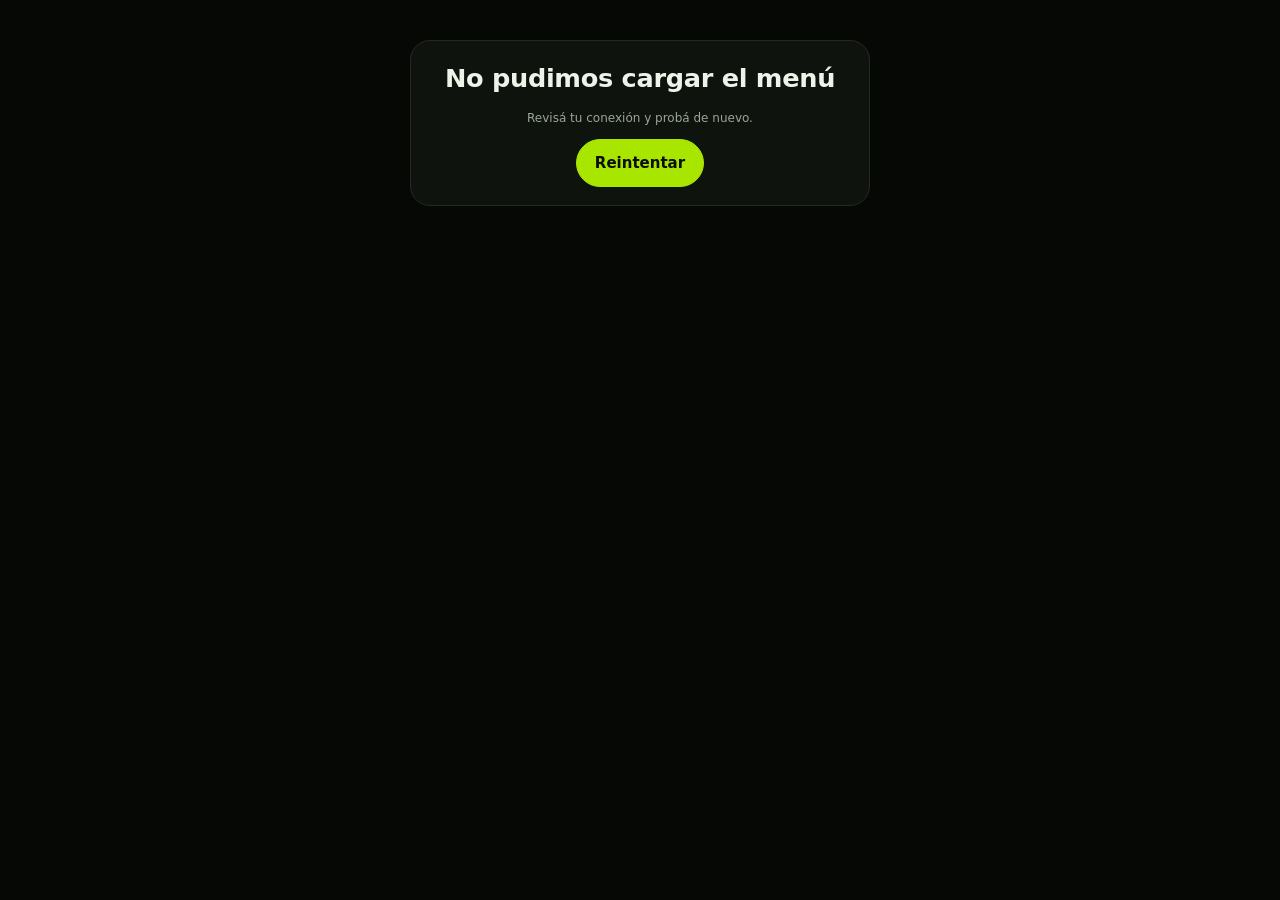
<file: index.html>
<!doctype html>
<!-- GENERADO por tools/build.py desde dev.html: no editar a mano -->
<html lang="es-AR">
<head>
<meta charset="utf-8">
<meta name="viewport" content="width=device-width,initial-scale=1,viewport-fit=cover">
<meta http-equiv="Content-Security-Policy" content="default-src 'self'; script-src 'self' https://accounts.google.com/gsi/client https://apis.google.com https://www.gstatic.com; style-src 'self' 'unsafe-inline' https://fonts.googleapis.com https://accounts.google.com/gsi/style; font-src https://fonts.gstatic.com; img-src 'self' data: blob:; connect-src http://127.0.0.1:52181 https://ouvfubqmrixdbgjhzhiu.supabase.co https://ntfy.sh https://www.googleapis.com https://content.googleapis.com https://sheets.googleapis.com https://oauth2.googleapis.com; frame-src https://accounts.google.com https://www.google.com https://docs.google.com https://drive.google.com https://content.googleapis.com; form-action 'none'; base-uri 'none'; object-src 'none'">
<meta name="theme-color" content="#0a0e0a">
<meta name="robots" content="noindex">
<title>Cannabismatica I+D · Sistema VB ONG</title>
<meta name="description" content="Sistema de gestión de la Fundación Cannabismatica Investigación y Desarrollo: pacientes por DNI, Drive, REPROCANN, trazabilidad de dispensaciones y donaciones voluntarias.">
<link rel="preconnect" href="https://ouvfubqmrixdbgjhzhiu.supabase.co" crossorigin>
<style>
/* pantalla de carga: se ve apenas abre el link, antes de que llegue el resto del sistema */
html{background:#060806}
#splash{position:fixed;inset:0;display:flex;flex-direction:column;align-items:center;justify-content:center;gap:18px;background:#060806;color:#9aa795;font:15px/1.4 system-ui,-apple-system,Segoe UI,Roboto,sans-serif;z-index:9999}
#splash img{width:min(240px,62vw);height:auto}
#splash i{width:28px;height:28px;border:3px solid #232b20;border-top-color:#A8E600;border-radius:50%;animation:spl .8s linear infinite}
@keyframes spl{to{transform:rotate(360deg)}}
html.rdy #splash{display:none}
</style>
<link rel="icon" type="image/png" href="assets/favicon.png">
<link rel="apple-touch-icon" href="assets/icon-192.png">
<link rel="manifest" href="manifest.webmanifest">
<meta name="apple-mobile-web-app-capable" content="yes">
<meta name="apple-mobile-web-app-title" content="Cannabismática">
<link rel="stylesheet" href="css/app.min.css?v=3fefa8032d">
</head>
<body>
<div id="splash" aria-hidden="true"><img src="assets/logo.png" alt="" width="723" height="220"><i></i><span>Cargando…</span></div>
<a class="skip" href="#main">Saltar al contenido</a>
<div class="app" id="app">
  <aside class="side">
    <a class="brand" href="#/inicio" aria-label="Cannabismatica Investigación y Desarrollo, ir al inicio"><img src="assets/logo.png" alt="Cannabismatica Investigación y Desarrollo" width="723" height="220"></a>
    <nav class="nav" id="nav" aria-label="Secciones"></nav>
    <div class="foot">Fundación Cannabismatica I+D<br>Ley 27.350 · REPROCANN</div>
  </aside>
  <div class="main">
    <header class="top">
      <a class="logo-m" href="#/inicio" aria-label="Inicio"><img src="assets/icon-192.png" alt="Cannabismatica" width="34" height="34"></a>
      <div class="search" role="search">
        <svg class="i" viewBox="0 0 24 24" aria-hidden="true"><circle cx="11" cy="11" r="7"/><path d="m20 20-3.5-3.5"/></svg>
        <label class="sr" for="q">Buscar paciente por nombre, legajo o documento</label>
        <input id="q" type="search" inputmode="search" autocomplete="off" placeholder="Buscar paciente (nombre, legajo, documento)…" aria-controls="sugg" aria-expanded="false">
        <div class="sugg" id="sugg" hidden></div>
      </div>
      <span class="grow"></span>
      <span id="userChip" class="userchip" hidden></span><span id="syncChip" class="pill" role="status" aria-live="polite" hidden></span>
    </header>
    <main class="content" id="main" tabindex="-1"></main>
  </div>
</div>
<div id="modalRoot"></div>
<div id="toastRoot" aria-live="polite" role="status"></div>
<div id="printArea" aria-hidden="true"></div>
<noscript><style>html:not(.rdy) .app{visibility:visible}#splash{display:none}</style><p style="padding:20px;color:#fff">Este sistema necesita JavaScript activado.</p></noscript>
<script src="js/config.js?v=0926fd3c35"></script>
<script src="js/pre.js?v=225aa2e9c3"></script>
<script src="js/app.min.js?v=dfffc8b315"></script>
</body>
</html>
</file>
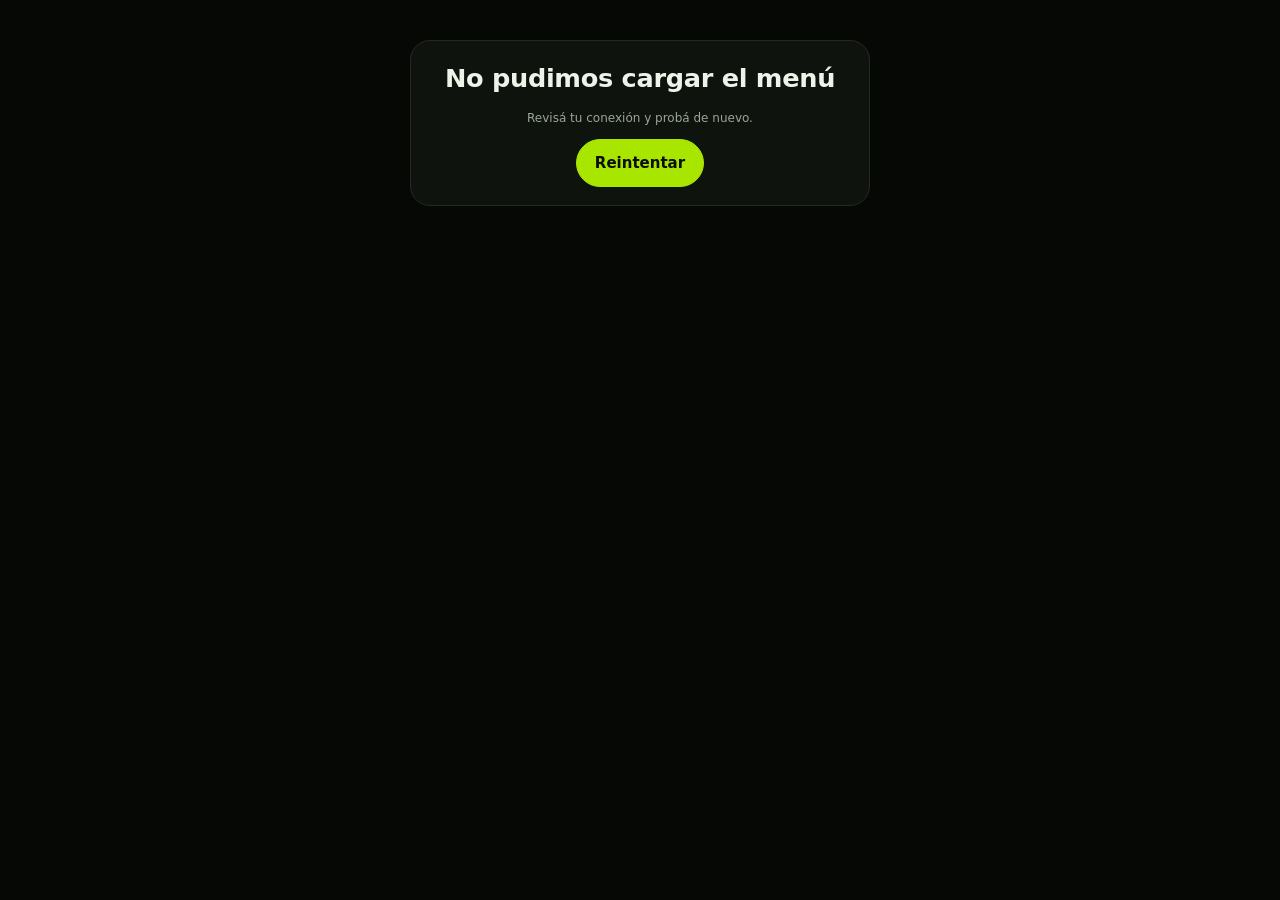
<file: dev.html>
<!doctype html>
<html lang="es-AR">
<head>
<meta charset="utf-8">
<meta name="viewport" content="width=device-width,initial-scale=1,viewport-fit=cover">
<meta http-equiv="Content-Security-Policy" content="default-src 'self'; script-src 'self' https://accounts.google.com/gsi/client https://apis.google.com https://www.gstatic.com; style-src 'self' 'unsafe-inline' https://fonts.googleapis.com https://accounts.google.com/gsi/style; font-src https://fonts.gstatic.com; img-src 'self' data: blob:; connect-src http://127.0.0.1:52181 https://ouvfubqmrixdbgjhzhiu.supabase.co https://ntfy.sh https://www.googleapis.com https://content.googleapis.com https://sheets.googleapis.com https://oauth2.googleapis.com; frame-src https://accounts.google.com https://www.google.com https://docs.google.com https://drive.google.com https://content.googleapis.com; form-action 'none'; base-uri 'none'; object-src 'none'">
<meta name="theme-color" content="#0a0e0a">
<meta name="robots" content="noindex">
<title>Cannabismatica I+D · Sistema VB ONG</title>
<meta name="description" content="Sistema de gestión de la Fundación Cannabismatica Investigación y Desarrollo: pacientes por DNI, Drive, REPROCANN, trazabilidad de dispensaciones y donaciones voluntarias.">
<link rel="preconnect" href="https://ouvfubqmrixdbgjhzhiu.supabase.co" crossorigin>
<style>
/* pantalla de carga: se ve apenas abre el link, antes de que llegue el resto del sistema */
html{background:#060806}
#splash{position:fixed;inset:0;display:flex;flex-direction:column;align-items:center;justify-content:center;gap:18px;background:#060806;color:#9aa795;font:15px/1.4 system-ui,-apple-system,Segoe UI,Roboto,sans-serif;z-index:9999}
#splash img{width:min(240px,62vw);height:auto}
#splash i{width:28px;height:28px;border:3px solid #232b20;border-top-color:#A8E600;border-radius:50%;animation:spl .8s linear infinite}
@keyframes spl{to{transform:rotate(360deg)}}
html.rdy #splash{display:none}
</style>
<link rel="icon" type="image/png" href="assets/favicon.png">
<link rel="apple-touch-icon" href="assets/icon-192.png">
<link rel="manifest" href="manifest.webmanifest">
<meta name="apple-mobile-web-app-capable" content="yes">
<meta name="apple-mobile-web-app-title" content="Cannabismática">
<link rel="stylesheet" href="css/app.css?v=42">
<link rel="stylesheet" href="css/mods.css?v=42">
<link rel="stylesheet" href="css/theme.css?v=42">
<link rel="stylesheet" href="css/ux.css?v=42">
</head>
<body>
<div id="splash" aria-hidden="true"><img src="assets/logo.png" alt="" width="723" height="220"><i></i><span>Cargando…</span></div>
<a class="skip" href="#main">Saltar al contenido</a>
<div class="app" id="app">
  <aside class="side">
    <a class="brand" href="#/inicio" aria-label="Cannabismatica Investigación y Desarrollo, ir al inicio"><img src="assets/logo.png" alt="Cannabismatica Investigación y Desarrollo" width="723" height="220"></a>
    <nav class="nav" id="nav" aria-label="Secciones"></nav>
    <div class="foot">Fundación Cannabismatica I+D<br>Ley 27.350 · REPROCANN</div>
  </aside>
  <div class="main">
    <header class="top">
      <a class="logo-m" href="#/inicio" aria-label="Inicio"><img src="assets/icon-192.png" alt="Cannabismatica" width="34" height="34"></a>
      <div class="search" role="search">
        <svg class="i" viewBox="0 0 24 24" aria-hidden="true"><circle cx="11" cy="11" r="7"/><path d="m20 20-3.5-3.5"/></svg>
        <label class="sr" for="q">Buscar paciente por nombre, legajo o documento</label>
        <input id="q" type="search" inputmode="search" autocomplete="off" placeholder="Buscar paciente (nombre, legajo, documento)…" aria-controls="sugg" aria-expanded="false">
        <div class="sugg" id="sugg" hidden></div>
      </div>
      <span class="grow"></span>
      <span id="userChip" class="userchip" hidden></span><span id="syncChip" class="pill" role="status" aria-live="polite" hidden></span>
    </header>
    <main class="content" id="main" tabindex="-1"></main>
  </div>
</div>
<div id="modalRoot"></div>
<div id="toastRoot" aria-live="polite" role="status"></div>
<div id="printArea" aria-hidden="true"></div>
<noscript><style>html:not(.rdy) .app{visibility:visible}#splash{display:none}</style><p style="padding:20px;color:#fff">Este sistema necesita JavaScript activado.</p></noscript>
<script src="js/config.js?v=42"></script>
<script src="js/pre.js?v=42"></script>
<script src="js/qrcode.js?v=42"></script>
<script src="js/core.js?v=42"></script>
<script src="js/ext.js?v=42"></script>
<script src="js/ui.js?v=42"></script>
<script src="js/ident.js?v=42"></script>
<script src="js/app.js?v=42"></script>
<script src="js/m-aporte.js?v=43"></script>
<script src="js/m-promos.js?v=43"></script>
<script src="js/m-caja.js?v=42"></script>
<script src="js/m-gestion.js?v=42"></script>
<script src="js/m-menu.js?v=42"></script>
<script src="js/m-pubext.js?v=42"></script>
<script src="js/m-hc.js?v=42"></script>
<script src="js/m-sistema.js?v=42"></script>
<script src="js/m-cultivo.js?v=42"></script>
<script src="js/m-cultivo2.js?v=42"></script>
<script src="js/m-club2.js?v=42"></script>
<script src="js/m-opdet.js?v=42"></script>
<script src="js/m-tarjeta.js?v=42"></script>
<script src="js/m-drive.js?v=42"></script>
<script src="js/m-legajo.js?v=42"></script>
<script src="js/m-docs.js?v=42"></script>
<script src="js/m-repdoc.js?v=42"></script>
<script src="js/m-nube.js?v=42"></script>
<script src="js/m-nube2.js?v=42"></script>
<script src="js/m-drivesrv.js?v=42"></script>
<script src="js/m-pickerant.js?v=42"></script>
<script src="js/m-gform.js?v=42"></script>
<script src="js/m-migra.js?v=42"></script>
<script src="js/m-ticket.js?v=42"></script>
<script src="js/m-caja2.js?v=42"></script>
<script src="js/m-rrhh.js?v=42"></script>
<script src="js/m-ux.js?v=42"></script>
<script src="js/m-ux2.js?v=42"></script>
<script src="js/m-portero.js?v=42"></script>
<script src="js/m-crud.js?v=42"></script>
<script src="js/m-cfgux.js?v=42"></script>
<script src="js/m-instalar.js?v=42"></script>
<script src="js/m-huella.js?v=43"></script>
<script src="js/boot.js?v=42"></script>
</body>
</html>
</file>
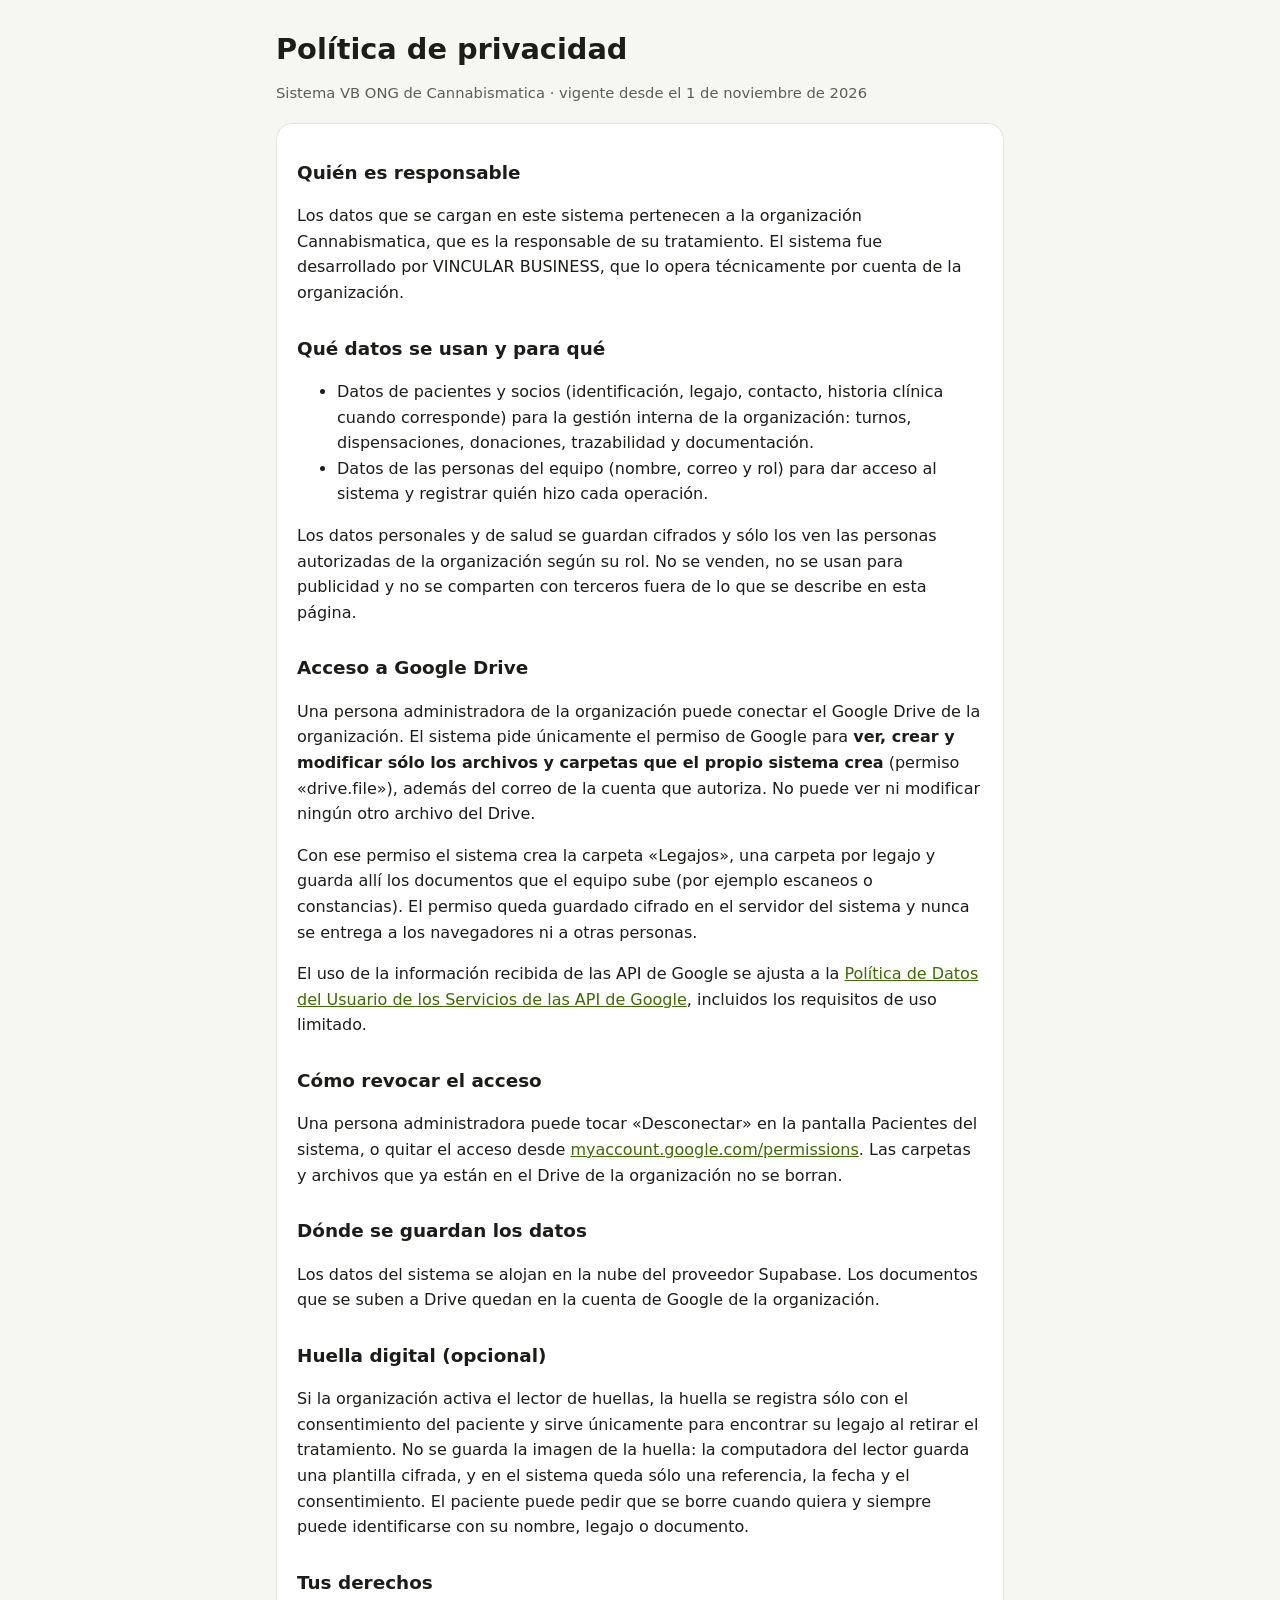
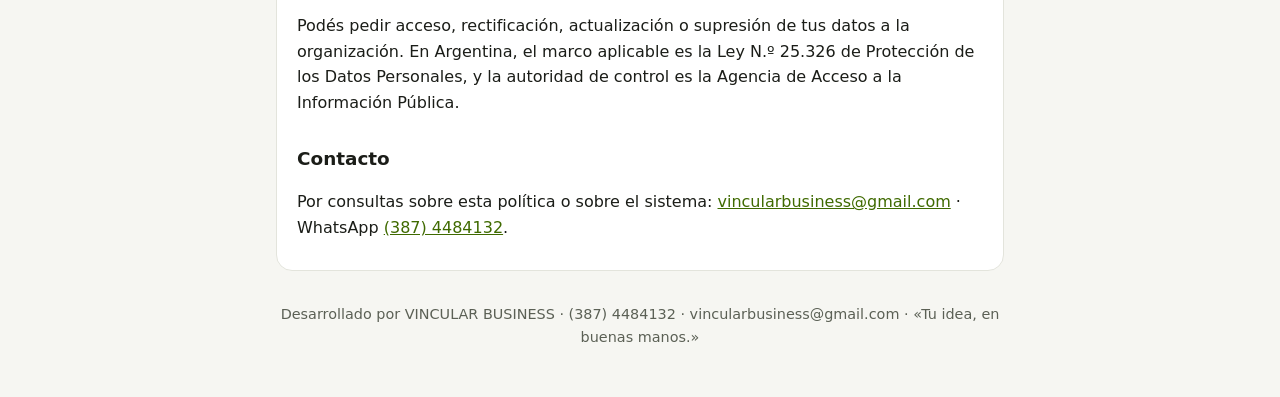
<file: privacidad.html>
<!doctype html>
<html lang="es">
<head>
<meta charset="utf-8">
<meta name="viewport" content="width=device-width, initial-scale=1">
<title>Política de privacidad · Sistema VB ONG</title>
<meta name="description" content="Política de privacidad del Sistema VB ONG de Cannabismatica: qué datos usa, para qué y cómo revocar el acceso a Google Drive.">
<style>
:root{--bg:#f6f6f2;--fg:#1b1d18;--mut:#5b6055;--card:#fff;--line:#e3e4dc;--acc:#3f6a00}
@media (prefers-color-scheme:dark){:root:not([data-theme="light"]){--bg:#121410;--fg:#eceee6;--mut:#a9ad9f;--card:#1b1e18;--line:#2c3027;--acc:#b5e853}}
:root[data-theme="dark"]{--bg:#121410;--fg:#eceee6;--mut:#a9ad9f;--card:#1b1e18;--line:#2c3027;--acc:#b5e853}
*{box-sizing:border-box}
body{margin:0;background:var(--bg);color:var(--fg);font:16px/1.6 system-ui,-apple-system,"Segoe UI",Roboto,sans-serif}
main{max-width:760px;margin:0 auto;padding:32px 16px 48px}
h1{font-size:1.8rem;line-height:1.2;margin:0 0 4px}
h2{font-size:1.15rem;margin:28px 0 6px}
p,li{color:var(--fg)}
.mut{color:var(--mut);font-size:.92rem}
section{background:var(--card);border:1px solid var(--line);border-radius:16px;padding:6px 20px 14px;margin-top:18px}
a{color:var(--acc)}
footer{margin-top:32px;color:var(--mut);font-size:.9rem;text-align:center}
</style>
</head>
<body>
<main>
<h1>Política de privacidad</h1>
<p class="mut">Sistema VB ONG de Cannabismatica · vigente desde el 1 de noviembre de 2026</p>

<section>
<h2>Quién es responsable</h2>
<p>Los datos que se cargan en este sistema pertenecen a la organización Cannabismatica, que es la responsable de su tratamiento. El sistema fue desarrollado por VINCULAR BUSINESS, que lo opera técnicamente por cuenta de la organización.</p>

<h2>Qué datos se usan y para qué</h2>
<ul>
<li>Datos de pacientes y socios (identificación, legajo, contacto, historia clínica cuando corresponde) para la gestión interna de la organización: turnos, dispensaciones, donaciones, trazabilidad y documentación.</li>
<li>Datos de las personas del equipo (nombre, correo y rol) para dar acceso al sistema y registrar quién hizo cada operación.</li>
</ul>
<p>Los datos personales y de salud se guardan cifrados y sólo los ven las personas autorizadas de la organización según su rol. No se venden, no se usan para publicidad y no se comparten con terceros fuera de lo que se describe en esta página.</p>

<h2>Acceso a Google Drive</h2>
<p>Una persona administradora de la organización puede conectar el Google Drive de la organización. El sistema pide únicamente el permiso de Google para <strong>ver, crear y modificar sólo los archivos y carpetas que el propio sistema crea</strong> (permiso «drive.file»), además del correo de la cuenta que autoriza. No puede ver ni modificar ningún otro archivo del Drive.</p>
<p>Con ese permiso el sistema crea la carpeta «Legajos», una carpeta por legajo y guarda allí los documentos que el equipo sube (por ejemplo escaneos o constancias). El permiso queda guardado cifrado en el servidor del sistema y nunca se entrega a los navegadores ni a otras personas.</p>
<p>El uso de la información recibida de las API de Google se ajusta a la <a href="https://developers.google.com/terms/api-services-user-data-policy" rel="noopener noreferrer">Política de Datos del Usuario de los Servicios de las API de Google</a>, incluidos los requisitos de uso limitado.</p>

<h2>Cómo revocar el acceso</h2>
<p>Una persona administradora puede tocar «Desconectar» en la pantalla Pacientes del sistema, o quitar el acceso desde <a href="https://myaccount.google.com/permissions" rel="noopener noreferrer">myaccount.google.com/permissions</a>. Las carpetas y archivos que ya están en el Drive de la organización no se borran.</p>

<h2>Dónde se guardan los datos</h2>
<p>Los datos del sistema se alojan en la nube del proveedor Supabase. Los documentos que se suben a Drive quedan en la cuenta de Google de la organización.</p>

<h2>Huella digital (opcional)</h2>
<p>Si la organización activa el lector de huellas, la huella se registra sólo con el consentimiento del paciente y sirve únicamente para encontrar su legajo al retirar el tratamiento. No se guarda la imagen de la huella: la computadora del lector guarda una plantilla cifrada, y en el sistema queda sólo una referencia, la fecha y el consentimiento. El paciente puede pedir que se borre cuando quiera y siempre puede identificarse con su nombre, legajo o documento.</p>

<h2>Tus derechos</h2>
<p>Podés pedir acceso, rectificación, actualización o supresión de tus datos a la organización. En Argentina, el marco aplicable es la Ley N.º 25.326 de Protección de los Datos Personales, y la autoridad de control es la Agencia de Acceso a la Información Pública.</p>

<h2>Contacto</h2>
<p>Por consultas sobre esta política o sobre el sistema: <a href="mailto:vincularbusiness@gmail.com">vincularbusiness@gmail.com</a> · WhatsApp <a href="https://wa.me/5493874484132" rel="noopener noreferrer">(387) 4484132</a>.</p>
</section>

<footer>Desarrollado por VINCULAR BUSINESS · (387) 4484132 · vincularbusiness@gmail.com · «Tu idea, en buenas manos.»</footer>
</main>
</body>
</html>
</file>
<file: css/app.css>
/* Cannabismatica I+D · Sistema ONG (demo v2) · estilos */
:root{
  --bg:#0a0e0a; --s1:#111712; --s2:#171f18; --s3:#1e2820; --bd:#263226; --bd2:#334433;
  --tx:#e9f0e6; --mu:#93a58f; --ac:#a0de4a; --ac-ink:#0c1504; --ac-d:#7fb838;
  --ok:#6fdc8c; --warn:#f2b740; --bad:#ff7a6b; --info:#6cc6ff;
  --r:16px; --r-s:10px; --sh:0 8px 30px rgba(0,0,0,.35);
  --f-head:'Outfit',system-ui,-apple-system,'Segoe UI',Roboto,sans-serif;
  --f-body:system-ui,-apple-system,'Segoe UI',Roboto,'Helvetica Neue',Arial,sans-serif;
}
*{box-sizing:border-box}
html{-webkit-text-size-adjust:100%}
body{margin:0;background:var(--bg);color:var(--tx);font:15px/1.5 var(--f-body);min-height:100vh;
  background-image:radial-gradient(1200px 500px at 85% -10%,rgba(160,222,74,.07),transparent 60%)}
h1,h2,h3{font-family:var(--f-head);margin:0;letter-spacing:.2px;font-weight:600}
h1{font-size:1.6rem}h2{font-size:1.2rem}h3{font-size:1rem}
a{color:var(--ac)}
button,input,select,textarea{font:inherit;color:inherit}
:focus-visible{outline:3px solid var(--ac);outline-offset:2px;border-radius:6px}
.sr{position:absolute;width:1px;height:1px;overflow:hidden;clip:rect(0 0 0 0);white-space:nowrap}
.skip{position:absolute;left:8px;top:-60px;background:var(--ac);color:var(--ac-ink);padding:10px 14px;border-radius:8px;z-index:200}
.skip:focus{top:8px}
svg.i{width:20px;height:20px;stroke:currentColor;fill:none;stroke-width:1.8;stroke-linecap:round;stroke-linejoin:round;flex:none}

/* layout */
.app{display:grid;grid-template-columns:240px 1fr;min-height:100vh}
.side{background:var(--s1);border-right:1px solid var(--bd);padding:18px 14px;position:sticky;top:0;height:100vh;display:flex;flex-direction:column;gap:14px}
.brand{display:block;padding:4px 6px 10px}
.brand img{width:100%;max-width:190px;height:auto;display:block}
.nav{display:flex;flex-direction:column;gap:4px}
.nav a{display:flex;align-items:center;gap:12px;min-height:48px;padding:0 14px;border-radius:12px;color:var(--mu);text-decoration:none;font-weight:500;border:1px solid transparent}
.nav a:hover{background:var(--s2);color:var(--tx)}
.nav a[aria-current="page"]{background:rgba(160,222,74,.12);color:var(--ac);border-color:rgba(160,222,74,.35)}
.side .foot{margin-top:auto;font-size:12px;color:var(--mu);line-height:1.5}
.main{min-width:0;display:flex;flex-direction:column}
.top{display:flex;align-items:center;gap:12px;padding:14px 22px;border-bottom:1px solid var(--bd);background:rgba(10,14,10,.85);backdrop-filter:blur(8px);position:sticky;top:0;z-index:30}
.top .logo-m{display:none}
.search{position:relative;flex:1;max-width:560px}
.search input{width:100%;min-height:48px;border-radius:14px;border:1px solid var(--bd2);background:var(--s2);padding:0 16px 0 46px;font-size:16px}
.search svg{position:absolute;left:14px;top:14px;color:var(--mu)}
.sugg{position:absolute;left:0;right:0;top:54px;background:var(--s2);border:1px solid var(--bd2);border-radius:14px;box-shadow:var(--sh);overflow:hidden;z-index:40}
.sugg button{display:flex;width:100%;text-align:left;gap:10px;align-items:center;justify-content:space-between;min-height:48px;padding:6px 14px;background:none;border:0;border-bottom:1px solid var(--bd);cursor:pointer}
.sugg button:hover,.sugg button:focus-visible{background:var(--s3)}
.sugg button:last-child{border-bottom:0}
.sugg small{color:var(--mu)}
.top .grow{flex:1}
.pill-demo{background:rgba(242,183,64,.14);color:var(--warn);border:1px solid rgba(242,183,64,.4);padding:6px 12px;border-radius:99px;font-size:12px;font-weight:600;white-space:nowrap}
.content{padding:22px;max-width:1240px;width:100%;margin:0 auto;flex:1}
.page-h{display:flex;align-items:flex-start;justify-content:space-between;gap:14px;flex-wrap:wrap;margin-bottom:18px}
.page-h p{margin:4px 0 0;color:var(--mu)}
.credits{border-top:1px solid var(--bd);padding:16px 22px;color:var(--mu);font-size:13px;text-align:center}
.credits a{color:var(--ac)}

/* cards & grid */
.card{background:var(--s1);border:1px solid var(--bd);border-radius:var(--r);padding:18px}
.card.flat{background:var(--s2)}
.card h2,.card h3{margin-bottom:10px}
.grid{display:grid;gap:14px}
.grid>*,.card,.main,.content{min-width:0}
.g2{grid-template-columns:repeat(2,minmax(0,1fr))}
.g3{grid-template-columns:repeat(3,minmax(0,1fr))}
.g4{grid-template-columns:repeat(4,minmax(0,1fr))}
.kpi .v{font:600 2rem/1.1 var(--f-head);color:var(--tx)}
.kpi .l{color:var(--mu);font-size:13px;margin-bottom:6px}
.kpi .s{color:var(--mu);font-size:12px;margin-top:6px}
.hero{background:linear-gradient(135deg,rgba(160,222,74,.13),rgba(160,222,74,.02) 60%),var(--s1);border-color:rgba(160,222,74,.35)}
.hero h1{margin-bottom:6px}
.hero form{display:flex;gap:10px;margin-top:14px;flex-wrap:wrap}
.hero input{flex:1;min-width:200px;min-height:56px;font-size:20px;letter-spacing:1px;border-radius:14px;border:1px solid var(--bd2);background:var(--bg);padding:0 16px}

/* buttons */
.btn{display:inline-flex;align-items:center;justify-content:center;gap:8px;min-height:48px;padding:0 18px;border-radius:12px;border:1px solid var(--bd2);background:var(--s2);cursor:pointer;font-weight:600;text-decoration:none;color:var(--tx);text-align:center;line-height:1.25;padding-top:6px;padding-bottom:6px}
.btn:hover{background:var(--s3)}
.btn.pri{background:var(--ac);border-color:var(--ac);color:var(--ac-ink)}
.btn.pri:hover{background:var(--ac-d)}
.btn.bad{border-color:rgba(255,122,107,.5);color:var(--bad)}
.btn.sm{min-height:40px;padding:0 12px;font-size:13px}
.btn[disabled]{opacity:.5;cursor:not-allowed}
.row{display:flex;gap:10px;flex-wrap:wrap;align-items:center}
.row.sp{justify-content:space-between}

/* pills */
.pill{display:inline-flex;align-items:center;gap:6px;padding:3px 10px;border-radius:99px;font-size:12px;font-weight:600;border:1px solid;white-space:nowrap}
.pill::before{content:"";width:7px;height:7px;border-radius:50%;background:currentColor}
.p-ok{color:var(--ok);background:rgba(111,220,140,.1);border-color:rgba(111,220,140,.4)}
.p-warn{color:var(--warn);background:rgba(242,183,64,.1);border-color:rgba(242,183,64,.4)}
.p-bad{color:var(--bad);background:rgba(255,122,107,.1);border-color:rgba(255,122,107,.4)}
.p-info{color:var(--info);background:rgba(108,198,255,.1);border-color:rgba(108,198,255,.4)}
.p-mu{color:var(--mu);background:var(--s2);border-color:var(--bd2)}

/* tables */
.tw{overflow-x:auto;border:1px solid var(--bd);border-radius:12px}
table{width:100%;border-collapse:collapse;font-size:14px}
th,td{padding:11px 12px;text-align:left;border-bottom:1px solid var(--bd);vertical-align:middle}
th{font-size:12px;text-transform:uppercase;letter-spacing:.6px;color:var(--mu);background:var(--s2);white-space:nowrap}
tr:last-child td{border-bottom:0}
td.n,th.n{text-align:right;font-variant-numeric:tabular-nums}
tbody tr.click{cursor:pointer}
tbody tr.click:hover{background:var(--s2)}
.empty{padding:26px;text-align:center;color:var(--mu)}
.anulada{opacity:.55;text-decoration:line-through}

/* forms */
.f{display:grid;gap:14px}
.f2{grid-template-columns:repeat(2,minmax(0,1fr))}
.f3{grid-template-columns:2fr 1fr 1fr}
label.fl{display:grid;gap:6px;font-size:13px;color:var(--mu);font-weight:500}
label.fl>span b{color:var(--bad)}
.in,select.in,textarea.in{width:100%;min-height:48px;border-radius:12px;border:1px solid var(--bd2);background:var(--bg);padding:10px 14px;color:var(--tx);font-size:16px}
textarea.in{min-height:84px;resize:vertical}
.in::placeholder{color:#5d6f5a}
.in[aria-invalid="true"]{border-color:var(--bad)}
.hint{font-size:12px;color:var(--mu)}
.err{color:var(--bad);font-size:13px;margin:0}
.chk{display:flex;align-items:flex-start;gap:12px;min-height:48px;padding:8px 12px;border:1px solid var(--bd);border-radius:12px;background:var(--bg);cursor:pointer}
.chk input{width:22px;height:22px;margin-top:2px;accent-color:var(--ac);flex:none}
.chk span{font-size:14px;color:var(--tx)}
.chks{display:grid;grid-template-columns:repeat(auto-fill,minmax(250px,1fr));gap:8px}
fieldset{border:1px solid var(--bd);border-radius:12px;padding:12px;margin:0}
legend{padding:0 8px;color:var(--ac);font-weight:600;font-size:14px}
.note{border:1px solid;border-radius:12px;padding:10px 14px;font-size:13px}
.note.warn{border-color:rgba(242,183,64,.45);background:rgba(242,183,64,.08);color:var(--warn)}
.note.bad{border-color:rgba(255,122,107,.45);background:rgba(255,122,107,.08);color:var(--bad)}
.note.info{border-color:rgba(108,198,255,.4);background:rgba(108,198,255,.07);color:var(--info)}
.note.ok{border-color:rgba(111,220,140,.4);background:rgba(111,220,140,.07);color:var(--ok)}
.note + .note{margin-top:8px}

/* patient file */
.ph{display:flex;gap:16px;align-items:center;flex-wrap:wrap}
.avatar{width:64px;height:64px;border-radius:18px;background:rgba(160,222,74,.15);border:1px solid rgba(160,222,74,.4);color:var(--ac);display:grid;place-items:center;font:600 1.5rem var(--f-head)}
.kv{display:grid;grid-template-columns:repeat(auto-fill,minmax(210px,1fr));gap:12px 18px}
.kv div small{display:block;color:var(--mu);font-size:12px}
.kv div b{font-weight:500;word-break:break-word}
.drive{display:flex;flex-direction:column;gap:10px}
.drive .t{display:flex;align-items:center;gap:10px}
.drive .u{font-size:12px;color:var(--mu);word-break:break-all}
.bars{display:flex;align-items:flex-end;gap:6px;height:120px;padding-top:8px}
.bars .b{flex:1;background:rgba(160,222,74,.25);border:1px solid rgba(160,222,74,.5);border-radius:6px 6px 0 0;min-height:3px;position:relative}
.bars .b span{position:absolute;top:-18px;left:0;right:0;text-align:center;font-size:11px;color:var(--mu)}
.axis{display:flex;gap:6px;font-size:10px;color:var(--mu)}
.axis span{flex:1;text-align:center}
.hb{display:grid;grid-template-columns:150px 1fr 70px;gap:10px;align-items:center;font-size:13px;margin:6px 0}
.hb i{display:block;height:10px;border-radius:99px;background:rgba(160,222,74,.55)}
.hb em{font-style:normal;text-align:right;font-variant-numeric:tabular-nums}
.tabs{display:flex;gap:6px;flex-wrap:wrap;margin-bottom:12px}
.tabs button{min-height:44px;padding:0 14px;border-radius:99px;border:1px solid var(--bd2);background:var(--s2);cursor:pointer}
.tabs button[aria-pressed="true"]{background:rgba(160,222,74,.15);border-color:var(--ac);color:var(--ac)}
.tl{list-style:none;margin:0;padding:0;display:grid;gap:10px}
.tl li{border:1px solid var(--bd);border-radius:12px;padding:12px 14px;background:var(--s2)}

/* modal */
.ov{position:fixed;inset:0;background:rgba(0,0,0,.72);z-index:100;display:flex;align-items:flex-start;justify-content:center;padding:24px 12px;overflow-y:auto}
.md{background:var(--s1);border:1px solid var(--bd2);border-radius:20px;width:100%;max-width:720px;box-shadow:var(--sh);margin:auto}
.md.wide{max-width:900px}
.md header{display:flex;align-items:center;justify-content:space-between;gap:10px;padding:16px 20px;border-bottom:1px solid var(--bd)}
.md .bd{padding:20px;display:grid;gap:14px}
.md footer{display:flex;gap:10px;justify-content:flex-end;flex-wrap:wrap;padding:14px 20px;border-top:1px solid var(--bd)}
.x{min-width:48px;min-height:48px;border-radius:12px;border:1px solid var(--bd2);background:var(--s2);cursor:pointer;font-size:20px}
.toast{position:fixed;left:50%;bottom:84px;transform:translateX(-50%);background:var(--ac);color:var(--ac-ink);padding:12px 20px;border-radius:14px;font-weight:600;z-index:300;box-shadow:var(--sh);max-width:90vw}
.toast.bad{background:var(--bad)}

/* print documents */
#printArea{display:none}
.doc{background:#fff;color:#111;font:13px/1.45 Arial,Helvetica,sans-serif;padding:22px;max-width:760px;margin:0 auto;position:relative}
.doc h1{font:700 22px Arial;margin:0}
.doc .demo{border:2px dashed #b00020;color:#b00020;text-align:center;font-weight:700;padding:6px;margin:0 0 14px;letter-spacing:.5px}
.doc .hd{display:grid;grid-template-columns:1fr 70px 1fr;gap:12px;border:1px solid #111;padding:12px}
.doc .letra{border:2px solid #111;text-align:center;font:700 38px Arial;line-height:1;padding:8px 0 2px;align-self:start}
.doc .letra small{display:block;font:600 10px Arial}
.doc table{font-size:13px}
.doc th{background:#eee;color:#111;border:1px solid #999}
.doc td{border:1px solid #999;color:#111}
.doc .tot{text-align:right;font:700 18px Arial;margin-top:12px}
.doc .ft{margin-top:16px;font-size:11px;color:#444}
.doc .darkband{background:#0b0f0b;padding:10px 14px;text-align:center}
.doc .darkband img{height:46px;display:inline-block}
.label{width:360px;border:2px solid #111;font-family:Arial,sans-serif}
.label .gen{font:700 26px Arial;padding:8px 12px 0}
.label .row2{display:flex;justify-content:space-between;gap:8px;padding:4px 12px;font-size:14px}
.label .qr{display:flex;gap:12px;align-items:center;padding:8px 12px 12px}
.label .qr svg{width:120px;height:120px;flex:none}
.label .qr p{margin:0;font-size:12px;line-height:1.35}

@media print{
  body{background:#fff !important;background-image:none !important}
  body.printing .app,body.printing .toast,body.printing .ov,body.printing .credits,body.printing .skip{display:none !important}
  body.printing #printArea{display:block !important}
  .doc{padding:0;max-width:none}
  @page{margin:12mm}
}

/* responsive */
@media (max-width:1100px){.g4{grid-template-columns:repeat(2,minmax(0,1fr))}.g3{grid-template-columns:repeat(2,minmax(0,1fr))}}
@media (max-width:899px){
  .app{grid-template-columns:1fr}
  .side{position:fixed;top:auto;bottom:0;left:0;right:0;height:auto;flex-direction:row;padding:6px 8px;z-index:60;border-right:0;border-top:1px solid var(--bd);gap:0;padding-bottom:calc(6px + env(safe-area-inset-bottom))}
  .side .brand,.side .foot{display:none}
  .nav{flex-direction:row;overflow-x:auto;width:100%;gap:2px;scroll-snap-type:x proximity}
  .nav a{flex:0 0 auto;flex-direction:column;gap:2px;min-width:74px;min-height:56px;padding:6px 8px;font-size:11px;justify-content:center;text-align:center;scroll-snap-align:start}
  .top{padding:10px 12px}
  .top .logo-m{display:block}
  .top .logo-m img{height:34px;width:auto;display:block}
  .pill-demo{display:none}
  .content{padding:14px 12px 120px}
  .credits{padding-bottom:84px}
  .toast{bottom:92px}
}
@media (max-width:640px){
  .g2,.g3,.g4,.f2,.f3{grid-template-columns:1fr}
  .hb{grid-template-columns:110px 1fr 56px}
  h1{font-size:1.35rem}
  .md footer .btn{flex:1}
  .search{max-width:none}
}
@media (prefers-reduced-motion:reduce){*{animation:none!important;transition:none!important;scroll-behavior:auto!important}}
#main:focus{outline:none}

/* nada se ve hasta que el arranque eligió menú público o panel (evita el parpadeo del panel) */
html:not(.rdy) .app{visibility:hidden}

/* Créditos del desarrollador: botones reales de al menos 48 px */
.dev-btns{display:flex;flex-wrap:wrap;gap:8px;justify-content:center;margin-top:8px}
.dev-btn{display:inline-flex;align-items:center;justify-content:center;min-height:48px;min-width:96px;padding:0 16px;border:1px solid currentColor;border-radius:10px;font-weight:600;text-decoration:none}

/* Banner oficial del desarrollador */
.vb-banner{position:relative;max-width:720px;margin:10px auto 0;border-radius:12px;overflow:hidden}
.vb-banner img{display:block;width:100%;height:auto}
.vb-hit{position:absolute;top:84.5%;height:9.5%;border-radius:999px}
.vb-wa{left:5%;width:25.5%}
.vb-ml{left:31.5%;width:44.5%}
.vb-hit:focus-visible{outline:3px solid #fff;outline-offset:2px}
.credits{text-align:center}
.clk{cursor:pointer}.clk:hover,.clk:focus-visible{background:var(--bg2,rgba(255,255,255,.05))}
</file>
<file: css/mods.css>
/* Cannabismatica I+D · Sistema ONG (demo v2) · estilos de los módulos de gestión */
.nav-h{font-size:11px;letter-spacing:1px;text-transform:uppercase;color:var(--mu);padding:12px 14px 4px}
.side{overflow-y:auto}
.rolsel{min-height:44px;max-width:210px;border-radius:12px;border:1px solid var(--bd2);background:var(--s2);padding:0 10px;font-size:13px;color:var(--tx)}
.fx{width:auto;min-width:150px;max-width:260px}
.acts{display:flex;gap:6px;flex-wrap:wrap;align-items:center}
.dot{display:inline-block;width:11px;height:11px;border-radius:50%;margin-right:8px;vertical-align:middle;border:1px solid rgba(255,255,255,.25)}
.rubrow{display:flex;justify-content:space-between;align-items:center;gap:10px;flex-wrap:wrap}
.prog{height:10px;border-radius:99px;background:var(--s3);overflow:hidden;min-width:100px}
.prog i{display:block;height:100%;background:var(--ac);border-radius:99px}
code{background:var(--s3);padding:1px 6px;border-radius:6px;font-size:.88em}
details>summary{cursor:pointer;min-height:44px;display:flex;align-items:center;color:var(--ac);font-weight:600}
details{margin:0}

/* arqueo */
.den{display:grid;grid-template-columns:repeat(auto-fill,minmax(120px,1fr));gap:10px}
.den label.fl span{font-size:12px}
.card.flat .row.sp{padding:4px 0}

/* calendario de cajas */
.cal{display:grid;grid-template-columns:repeat(7,minmax(0,1fr));gap:6px}
.cal-h{text-align:center;font-size:12px;color:var(--mu);padding:4px 0}
.cal-d{min-height:64px;border:1px solid var(--bd);border-radius:10px;padding:6px;background:var(--s2);display:flex;flex-direction:column;gap:2px;text-align:left;color:var(--tx);font:inherit}
.cal-d.vacio{background:transparent;border-color:transparent}
.cal-d small{font-size:10px;color:var(--mu);line-height:1.2}
.cal-d.ok{border-color:rgba(111,220,140,.5);background:rgba(111,220,140,.08)}
.cal-d.dif{border-color:rgba(242,183,64,.55);background:rgba(242,183,64,.1)}
.cal-d.alerta{border-color:rgba(255,122,107,.6);background:rgba(255,122,107,.1)}
button.cal-d{cursor:pointer;min-height:64px}
button.cal-d:hover{filter:brightness(1.2)}

/* tarjetas y carnets (85,6 × 54 mm) */
.tarj-wrap{display:flex;justify-content:center}
.tarj{width:342px;height:216px;border-radius:14px;background:#0b0f0b;color:#e9f0e6;border:1px solid #334433;position:relative;overflow:hidden;font-family:Arial,Helvetica,sans-serif}
.tj-h{background:#111712;padding:8px 12px;border-bottom:1px solid #263226}
.tj-h img{height:30px;width:auto;display:block}
.tj-b{padding:8px 12px}
.tj-n{font:700 16px Arial;margin-bottom:2px}
.tj-d{font-size:12px;color:#93a58f}
.tj-s{display:grid;grid-template-columns:repeat(4,26px);gap:6px;margin-top:10px}
.tj-s span{width:26px;height:26px;border:1.5px solid #a0de4a;border-radius:50%;display:grid;place-items:center;color:#0c1504;font-size:15px;line-height:1}
.tj-s span.on{background:#a0de4a}
.tj-q{position:absolute;right:10px;bottom:24px;width:92px;height:92px;background:#fff;padding:2px;border-radius:6px}
.tj-q svg{width:100%;height:100%;display:block}
.tj-f{position:absolute;left:12px;bottom:6px;font-size:10px;color:#93a58f}
.tarj-wrap.print{padding:10mm}
.tarj-wrap.print .tarj{width:85.6mm;height:54mm;border:1px solid #000}

/* ticket */
.tkwrap{overflow-x:auto;background:var(--s2);border:1px solid var(--bd);border-radius:12px;padding:14px;display:flex;justify-content:center}
pre.tk{margin:0;background:#fff;color:#111;font:12px/1.35 'Courier New',monospace;padding:12px 8px;white-space:pre;box-shadow:0 2px 12px rgba(0,0,0,.4)}
pre.tk58{width:calc(32ch + 16px)}
pre.tk80{width:calc(42ch + 16px)}
pre.tkp{box-shadow:none;margin:0 auto}
@media print{pre.tkp{font-size:10pt}}

/* tablero */
.kanban{display:grid;grid-template-columns:repeat(4,minmax(0,1fr));gap:12px;align-items:start}
.kcol{background:var(--s1);border:1px solid var(--bd);border-radius:var(--r);padding:12px;min-height:160px;display:grid;gap:10px;align-content:start}
.kcol h3{display:flex;justify-content:space-between;align-items:center}
.kcard{background:var(--s2);border:1px solid var(--bd2);border-radius:12px;padding:12px;display:grid;gap:8px;cursor:grab}
.kcard p{margin:0;color:var(--mu);font-size:13px}
.kcard .kb{margin-top:2px}

/* organigrama */
.orgwrap{overflow-x:auto;padding:10px 4px}
.org,.org ul{list-style:none;margin:0;padding:0;display:flex;gap:18px;justify-content:center}
.org ul{padding-top:22px;position:relative}
.org li{display:flex;flex-direction:column;align-items:center;position:relative;padding-top:0}
.org li>ul::before{content:"";position:absolute;top:0;left:50%;border-left:2px solid var(--bd2);height:22px}
.org ul>li::before{content:"";position:absolute;top:-22px;left:0;right:0;border-top:2px solid var(--bd2);height:0}
.org ul>li::after{content:"";position:absolute;top:-22px;left:50%;border-left:2px solid var(--bd2);height:22px}
.org ul>li:first-child::before{left:50%}
.org ul>li:last-child::before{right:50%}
.org ul>li:only-child::before{display:none}
.onode{background:var(--s2);border:1px solid var(--bd2);border-radius:14px;padding:12px;min-width:170px;max-width:220px;display:grid;gap:6px;text-align:center;justify-items:center}
.onode small{color:var(--mu)}
.onode .acts{justify-content:center}

/* administración del menú */
.hrs{display:grid;gap:8px}
.hrow{display:grid;grid-template-columns:110px 130px 1fr 1fr;gap:8px;align-items:center}
.phone{max-width:380px;margin:0 auto;border:8px solid #1e2820;border-radius:30px;background:var(--bg);overflow:hidden;max-height:760px;overflow-y:auto}
.qrbox{background:#fff;padding:8px;border-radius:12px;width:200px;height:200px;margin:12px 0}
.qrbox.big{width:260px;height:260px}
.qrbox svg{width:100%;height:100%;display:block}

/* menú público */
body.pub .side,body.pub .top,body.pub .credits,body.pub .skip{display:none}
body.pub .app{display:block}
body.pub .content{padding:0;max-width:none}
body.pub .main{min-height:100vh}
.pubpage{max-width:1040px;margin:0 auto;padding:0 16px 96px}
.pubpage.prev{pointer-events:none;padding-bottom:20px}
.pub-h{display:flex;align-items:center;gap:12px;padding:10px 0;position:sticky;top:0;z-index:40;background:#080c08;border-bottom:1px solid var(--bd);margin:0 -16px;padding-left:16px;padding-right:16px}
.pubpage.prev .pub-h{position:static}
.pub-logo{background:none;border:0;padding:0;cursor:pointer;min-height:48px;flex:none}
.pub-logo img{height:40px;width:auto;display:block}
.pub-nav{display:flex;gap:2px;flex:1;overflow-x:auto;scrollbar-width:none;justify-content:center}
.pub-nav button{min-height:44px;padding:0 12px;border:0;background:none;color:var(--mu);cursor:pointer;font-weight:500;white-space:nowrap;border-radius:99px}
.pub-nav button:hover{color:var(--ac)}
.pub-lang{display:flex;gap:4px;flex:none}
.pub-lang button{min-width:48px;min-height:44px;border-radius:12px;border:1px solid var(--bd2);background:var(--s2);cursor:pointer;font-weight:600;color:var(--tx)}
.pub-lang button[aria-pressed="true"]{background:rgba(160,222,74,.15);border-color:var(--ac);color:var(--ac)}
.pub-hero{position:relative;border-radius:24px;overflow:hidden;margin:16px 0;border:1px solid var(--bd);background:radial-gradient(120% 120% at 100% 0%,rgba(160,222,74,.18),transparent 55%),linear-gradient(160deg,#142014,#080c08)}
.pub-hero-bg{position:absolute;inset:0;opacity:.5;pointer-events:none}
.pub-hero-bg svg{width:100%;height:100%;object-fit:cover}
.pub-hero-in{position:relative;padding:clamp(28px,6vw,64px) clamp(18px,5vw,56px);max-width:680px}
.pub-kick{text-transform:uppercase;letter-spacing:2px;font-size:12px;color:var(--ac);margin:0 0 10px}
.pub-hero h1{font-size:clamp(1.8rem,5vw,3rem);line-height:1.1;margin:0 0 14px;font-weight:700}
.pub-sub{color:var(--mu);font-size:1.05rem;margin:0 0 20px}
.pub-cta{gap:10px}
.pub-chips{list-style:none;margin:22px 0 0;padding:0;display:flex;flex-wrap:wrap;gap:8px 16px;color:var(--mu);font-size:13px}
.pub-chips li{display:flex;align-items:center;gap:6px}
.pub-demo{background:rgba(242,183,64,.12);border:1px solid rgba(242,183,64,.4);color:var(--warn);border-radius:12px;padding:8px 12px;font-size:12px;margin:10px 0;text-align:center}
.pub-rot{display:flex;gap:10px;align-items:center;justify-content:space-between;background:var(--s1);border:1px solid var(--bd);border-radius:14px;padding:10px 14px;margin:10px 0}
.pub-rot p{margin:0;font-style:italic}
.pub-s{background:var(--s1);border:1px solid var(--bd);border-radius:20px;padding:clamp(16px,3vw,28px);margin:18px 0;scroll-margin-top:70px}
.pub-s h2{margin-bottom:14px;display:flex;align-items:center;gap:8px;font-size:1.35rem}
.pub-search{display:flex;align-items:center;gap:8px;background:var(--s2);border:1px solid var(--bd2);border-radius:14px;padding:0 12px;margin-bottom:12px}
.pub-search .in{border:0;background:none;min-height:48px;flex:1}
.pub-tabs{display:flex;gap:6px;flex-wrap:wrap;margin-bottom:16px}
.pub-tabs button{min-height:44px;padding:0 16px;border-radius:99px;border:1px solid var(--bd2);background:var(--s2);cursor:pointer;font-weight:500;color:var(--tx)}
.pub-tabs button[aria-pressed="true"]{background:rgba(160,222,74,.15);border-color:var(--ac);color:var(--ac)}
.pub-tabs button.hl{border-color:rgba(160,222,74,.55)}
.pub-items{display:grid;grid-template-columns:repeat(auto-fill,minmax(250px,1fr));gap:14px}
.pub-it{border:1px solid var(--bd);border-radius:16px;background:var(--s2);overflow:hidden;display:flex;flex-direction:column}
.pub-art{aspect-ratio:280/124;background:#0b120b}
.pub-art svg{width:100%;height:100%;display:block}
.pub-artm{border-radius:12px;overflow:hidden;margin-bottom:12px}
.pub-itb{padding:14px;display:flex;flex-direction:column;gap:6px;flex:1}
.pub-it h3{margin:0;font-size:1.05rem}
.pub-it p{margin:0;color:var(--mu);font-size:14px}
.pub-dur{display:flex;align-items:center;gap:6px;font-size:13px!important}
.pub-itf{margin-top:auto;padding-top:6px}
.pub-it .row{gap:6px;flex-wrap:wrap}
.pub-inc{margin:6px 0 12px;padding-left:20px}
.pub-ag{list-style:none;margin:0;padding:0;display:grid;gap:10px}
.pub-ag li{display:grid;grid-template-columns:120px 1fr auto;gap:14px;align-items:center;border:1px solid var(--bd);border-radius:14px;padding:12px 14px;background:var(--s2)}
.pub-agd,.pub-agm{display:grid;gap:2px}
.pub-agd small,.pub-agm small{color:var(--mu)}
.pub-steps{list-style:none;margin:0;padding:0;display:grid;grid-template-columns:repeat(auto-fit,minmax(210px,1fr));gap:14px}
.pub-steps li{display:flex;gap:12px;align-items:flex-start;border:1px solid var(--bd);border-radius:16px;padding:16px;background:var(--s2)}
.pub-steps p{margin:4px 0 0;color:var(--mu);font-size:14px}
.pub-n{flex:none;width:34px;height:34px;border-radius:50%;background:rgba(160,222,74,.18);color:var(--ac);display:grid;place-items:center;font-weight:700}
.pub-q{border:1px solid var(--bd);border-radius:14px;background:var(--s2);padding:0 14px;margin-bottom:8px}
.pub-q summary{min-height:48px;display:flex;align-items:center;color:var(--tx);font-weight:600}
.pub-q p{margin:0 0 14px;color:var(--mu)}
.pub-contact{display:grid;gap:8px}
.pub-contact p{margin:0}
.pub-share{display:flex;justify-content:space-between;align-items:center;gap:16px;flex-wrap:wrap}
.pub-cart ul{margin:0 0 10px;padding-left:20px}
.pub-f{margin-top:20px;color:var(--mu);font-size:13px;text-align:center;padding-bottom:96px}
.pub-dev{margin:18px auto 0;max-width:460px;padding:14px 16px;border:1px solid var(--bd);border-radius:16px;background:rgba(255,255,255,.03);line-height:1.8;color:var(--tx,#e8efe6)}
.pub-dev a{white-space:nowrap}
.pub-leg{text-align:left;border-top:1px solid var(--bd);padding-top:10px;margin-bottom:12px}
.pub-leg p{margin:4px 0}
.pub-up{position:fixed;left:16px;bottom:calc(16px + env(safe-area-inset-bottom));width:52px;height:52px;border-radius:50%;border:1px solid var(--ac);background:var(--s2);color:var(--ac);display:grid;place-items:center;cursor:pointer;z-index:50;box-shadow:var(--sh)}
.pub-up[hidden]{display:none}
.pub-wa{position:fixed;right:16px;bottom:calc(16px + env(safe-area-inset-bottom));width:56px;height:56px;border-radius:50%;background:var(--ac);color:#0c1504;display:grid;place-items:center;z-index:50;box-shadow:var(--sh)}
.pub-wa svg{width:26px;height:26px}
.pub-bar{position:fixed;left:50%;transform:translateX(-50%);bottom:calc(16px + env(safe-area-inset-bottom));min-height:48px;padding:0 20px;border-radius:99px;border:1px solid var(--ac);background:#0f1a0a;color:var(--ac);font-weight:700;cursor:pointer;z-index:49;box-shadow:var(--sh)}
textarea.in.tall{min-height:160px}
@media (max-width:640px){
  .pub-nav{display:none}
  .pub-h{justify-content:space-between}
  .pub-ag li{grid-template-columns:1fr}
  .pub-bar{max-width:calc(100% - 160px);font-size:13px;padding:0 12px}
}

/* responsive */
@media (max-width:1100px){.kanban{grid-template-columns:repeat(2,minmax(0,1fr))}}
@media (max-width:899px){
  .nav-h{display:none}
  .side{overflow-y:visible}
  .rolsel{max-width:150px}
}
@media (max-width:640px){
  .kanban{grid-template-columns:1fr}
  .rolsel{display:none}
  .hrow{grid-template-columns:1fr 1fr}
  .hrow b{grid-column:1/-1}
  .tarj{transform-origin:left top}
  .cal-d{min-height:52px;padding:4px}
  .cal-d small{display:none}
  .fx{max-width:none;flex:1}
  .den{grid-template-columns:repeat(2,minmax(0,1fr))}
}
@media print{
  body.printing .tarj-wrap,body.printing pre.tk{display:block}
  body.printing .tarj-wrap{display:flex}
}

/* ajustes de desborde */
.axis span{min-width:0;overflow:hidden;white-space:nowrap}
.main,.content{min-width:0}
.tw{position:relative}
.pub-hero-bg{left:auto;width:52%;opacity:.28;-webkit-mask-image:linear-gradient(90deg,transparent,#000 40%);mask-image:linear-gradient(90deg,transparent,#000 40%)}
@media (max-width:640px){.pub-hero-bg{width:100%;opacity:.14}}
.pub-artm{max-height:190px}.pub-artm svg{max-height:190px}

/* ingreso y sesión */
.login{max-width:440px;margin:28px auto;display:grid;gap:12px}
.pwrow{display:flex;gap:8px;align-items:center}.pwrow .in{flex:1}
.linkbtn{background:none;border:0;color:var(--ac);cursor:pointer;text-decoration:underline;padding:6px 0;min-height:44px;font:inherit}
.userchip{display:flex;align-items:center;gap:8px}
.userchip .uc-n{display:grid;line-height:1.15;text-align:right}.userchip small{color:var(--mu);font-size:11px}
.pub-acc{flex:none;white-space:nowrap}
@media (max-width:640px){.userchip .uc-n{display:none}.pub-acc{padding:0 10px;font-size:12px}}
@media (max-width:420px){.pub-h{gap:6px}.pub-logo img{height:30px}.pub-lang button{min-width:40px;padding:0 6px}.pub-acc{padding:0 8px;font-size:11px;min-height:40px}.pub-logo{flex:0 1 auto;min-width:0;overflow:hidden}.pub-logo img{max-width:100%;object-fit:contain}.pub-nav{min-width:0;flex:1 1 0}}
/* enlace con aspecto de texto (m-docs) */
.btn-link{background:none;border:0;padding:6px 2px;min-height:32px;color:inherit;text-decoration:underline;cursor:pointer;font:inherit}
.btn-link:focus-visible{outline:2px solid currentColor;outline-offset:2px}
/* ---- Menú público: tarjeta del Club, mapa, reseñas, redes y legales (bloques unificados Sistema VB) ---- */
.pubx-card{max-width:360px;min-height:200px;margin-top:8px;padding:14px 16px;border-radius:16px;color:#fff;background:linear-gradient(135deg,var(--ac-d,#7fb838),#14240a 78%);border:1px solid rgba(160,222,74,.35);box-shadow:0 10px 26px rgba(0,0,0,.18);display:flex;flex-direction:column;gap:6px}
.pubx-card-h{display:flex;justify-content:space-between;align-items:center;gap:8px}.pubx-card-h b{font-size:1.05rem}
.pubx-card .pill{background:rgba(255,255,255,.22);color:#fff;border:0}.pubx-card small{opacity:.85}
.pubx-stamps{display:grid;gap:6px;flex:1;align-content:center}
.pubx-stamps i{font-style:normal;aspect-ratio:1;border-radius:50%;border:1.5px dashed rgba(255,255,255,.6);display:grid;place-items:center;font-size:.8rem;max-height:34px;justify-self:center;width:100%;max-width:34px}
.pubx-stamps i.on{background:var(--ac,#a0de4a);color:var(--ac-ink,#0c1504);border-color:var(--ac,#a0de4a);border-style:solid;font-weight:700}
.pubx-reward{font-size:.82rem;background:rgba(255,255,255,.16);border-radius:10px;padding:4px 8px}
.pubx-info{display:grid;grid-template-columns:1fr;gap:0 18px}
@media(min-width:820px){.pubx-info{grid-template-columns:3fr 2fr;align-items:start}.pubx-info>.pubx-mappanel:only-child{grid-column:1/-1}}
.pubx-mappanel{padding:0;overflow:hidden}.pubx-body{padding:clamp(16px,3vw,24px)}
.pubx-map{aspect-ratio:16/9;background:var(--s2,#eee)}.pubx-map iframe{width:100%;height:100%;border:0;display:block}
.pubx-btn{display:inline-flex;align-items:center;justify-content:center;min-height:48px;margin:6px 8px 0 0;text-decoration:none}
.pubx-review{text-align:center}.pubx-stars{color:#e0a800;font-size:1.6rem;letter-spacing:4px}
.pubx-social{list-style:none;margin:0;padding:0;display:grid;grid-template-columns:repeat(auto-fill,minmax(150px,1fr));gap:10px}
.pubx-social a{display:flex;align-items:center;gap:10px;min-height:56px;padding:10px 12px;border:1px solid var(--bd);border-radius:14px;color:inherit;text-decoration:none;background:var(--s1)}
.pubx-social a:hover,.pubx-social a:focus-visible{border-color:currentColor}
.pubx-social span{display:flex;flex-direction:column;min-width:0}.pubx-social small{opacity:.7;overflow:hidden;text-overflow:ellipsis;white-space:nowrap}
.pubx-legal{border:1px solid var(--bd);border-radius:12px;margin:8px 0;background:var(--s1)}
.pubx-legal summary{cursor:pointer;padding:12px 14px;min-height:48px;font-weight:600;display:flex;align-items:center}
.pubx-legal-b{padding:0 14px 12px}.pubx-legal-b p{margin:0 0 8px;line-height:1.5}
.pubx-arrep{margin-top:12px;min-height:48px;padding:10px 18px;border-radius:12px;border:2px solid #ff8a80;background:transparent;color:#ff8a80;font:inherit;font-weight:700;cursor:pointer;width:100%;max-width:420px}
.pubx-arrep:focus-visible{outline:3px solid #ff8a80;outline-offset:2px}
/* elegir paciente dentro de un formulario (dispensación / donación) */
.pick-pac{display:flex;flex-wrap:wrap;gap:6px;margin-top:6px}
.pick-pac .btn{font-weight:400}
.pac-ok{display:inline-flex;align-items:center;gap:6px;flex-wrap:wrap;margin-top:4px;padding:6px 10px;border-radius:10px;background:var(--okbg,#e9f7e4);color:var(--tx,#101410)}
.pac-ok .i{width:16px;height:16px;color:var(--ok,#2c8a3c)}
.nav-badge{margin-left:auto;min-width:20px;height:20px;padding:0 6px;border-radius:10px;background:#d9534f;color:#fff;font-size:12px;font-weight:700;display:inline-flex;align-items:center;justify-content:center}
/* firma del desarrollador (debajo de «Configuración») */
.dev-firma{display:flex;flex-direction:column;gap:2px;padding:14px 14px 8px;line-height:1.35}
.dev-firma small{font-size:11px;letter-spacing:1px;text-transform:uppercase;color:var(--mu)}
.dev-firma b{font-size:15px;letter-spacing:.3px;color:var(--tx)}
.dev-firma i{color:var(--mu);font-size:13px;margin-bottom:10px}
.dev-firma a{color:#E3A92B !important;font-weight:600;font-size:13px;white-space:nowrap;text-decoration:none;padding:4px 0;min-height:32px;display:flex;align-items:center}
.dev-firma a:hover{text-decoration:underline}
.dev-card .dev-firma{padding:4px 2px}
.dev-card .dev-firma a{color:#B57F0E !important}
@media (max-width:899px){.nav .dev-firma{display:none}}
/* 2026-11-08: ciclos de cultivo — nombre del espacio (Sala/Carpa) en negrita y el código chico */
.cu-nom{font-size:16px;font-weight:700}
.cu-cod{font-size:11px;letter-spacing:.02em}
.cu-gen h3{font-size:15px}
.pacpick-box:empty{display:none}
/* tarjeta del Club en el celular (#/mitarjeta) */
.mitj{min-height:100vh;display:grid;place-items:center;padding:16px;background:#0c1504}
.mitj-c{width:100%;max-width:420px;background:#13200a;border:1px solid #2c4614;border-radius:20px;padding:22px 18px;color:#e9f5d8;text-align:center;box-shadow:0 10px 40px rgba(0,0,0,.45)}
.mitj-logo{max-width:170px;height:auto}
.mitj-num{font-size:1.25rem;font-weight:700;margin-top:8px;letter-spacing:.02em}
.mitj-s{justify-content:center;grid-template-columns:repeat(4,34px);margin:14px auto 6px}
.mitj-s span{width:34px;height:34px;font-size:18px}
.mitj-t{margin:6px 0;color:#c9dcb0}
.mitj-qr{background:#fff;border-radius:14px;padding:12px;margin:12px auto;max-width:260px}
.mitj-qr svg{width:100%;height:auto;display:block}
.mitj-cod{font:700 2rem/1.1 ui-monospace,Menlo,Consolas,monospace;letter-spacing:.12em;color:#a0de4a}
.mitj-err{color:#ffb4a8}
.mitj .btn{min-height:44px}
.mitj-vacia{max-width:460px;margin:40px auto;text-align:center}
.mitj-vacia .btn{margin:6px}
tr.sel td{background:rgba(160,222,74,.12)}

/* ---------- 2026-11-11 · aporte sugerido, 5+1, recibido / cambio y caja v2 ---------- */
output.in.ro{display:flex;align-items:center;background:var(--s2);border-style:dashed;color:var(--tx);font-variant-numeric:tabular-nums;font-weight:600}
output.in.ro.big{font-size:20px;color:var(--ac)}
.apc{display:grid;gap:10px;margin-bottom:10px}
.cambio{margin-top:10px;border-color:rgba(160,222,74,.35)}
.cambio[hidden]{display:none}
.cambio-ok{font-size:1.05rem}
tr.tot td{border-top:2px solid var(--bd2);background:var(--s2)}
/* trazabilidad por genética: sala → genética → lotes → dispensaciones */
ol.traz{list-style:none;display:grid;grid-template-columns:repeat(4,minmax(0,1fr));gap:8px;padding:0;margin:0 0 14px;counter-reset:t}
ol.traz li{position:relative;background:var(--s2);border:1px solid var(--bd);border-radius:12px;padding:10px 12px;display:flex;flex-direction:column;gap:2px}
ol.traz li small{color:var(--mu);font-size:12px}ol.traz li b{font-size:1.05rem}
ol.traz li:not(:last-child)::after{content:'→';position:absolute;right:-9px;top:50%;transform:translateY(-50%);color:var(--ac);font-weight:700}
@media (max-width:640px){ol.traz{grid-template-columns:1fr 1fr}ol.traz li::after{display:none}}
/* RR. HH.: kiosco con PIN y calendario del equipo */
.kiosco{max-width:420px;margin:20px auto;text-align:center;display:grid;gap:12px}
.kiosco h1{font-size:1.8rem}
.kio-v{display:block;font:600 2.2rem/1.2 var(--f-head);letter-spacing:.2em;padding:14px;border:1px solid var(--bd2);border-radius:16px;background:var(--s2);min-height:64px}
.kio-k{display:grid;grid-template-columns:repeat(3,1fr);gap:10px}
.kio-k .btn{min-height:72px;font-size:1.6rem;justify-content:center}
.cal-d .cal-aus{display:block;font-size:11px;color:var(--info);white-space:nowrap;overflow:hidden;text-overflow:ellipsis}
.cal-d.hoy{outline:2px solid var(--ac);outline-offset:-2px}
.tabs .nav-badge{margin-left:6px}
</file>
<file: css/theme.css>
/* Tema visual v3: estética de la demo anterior (negro + verde lima #A8E600, panel claro con tarjetas blancas) */
:root{--f-head:Inter,"Segoe UI",system-ui,-apple-system,Roboto,'Helvetica Neue',Arial,sans-serif;--f-body:var(--f-head);--r:20px;--lima:#A8E600;--lima2:#EEF9CC;--verde:#1F8A70;--ink:#0B0E09}
body{-webkit-font-smoothing:antialiased}
h1,h2,h3{letter-spacing:-.3px;font-weight:750}
/* Menú público: oscuro, lima */
body.pub{--bg:#060806;--s1:#0f130e;--s2:#141912;--s3:#1b2119;--bd:#232b20;--bd2:#313c2d;--tx:#eef3ea;--mu:#9aa795;--ac:#A8E600;--ac-ink:#0B0E09;--ac-d:#93cc00;background:#060806;background-image:none}
body.pub .btn{border-radius:999px}
body.pub .btn.pri{background:var(--lima);border-color:var(--lima);color:var(--ink)}
/* Panel: claro */
body:not(.pub){--bg:#F4F6F1;--s1:#ffffff;--s2:#ffffff;--s3:#eef1ea;--bd:#e6eae1;--bd2:#d3dacd;--tx:#0B0E09;--mu:#5f6a5a;--ac:#1F8A70;--ac-ink:#0B0E09;--ac-d:#176f5a;--ok:#0f9d58;--warn:#b77800;--bad:#d92d4b;--info:#1d6fb8;--sh:0 1px 2px rgba(11,14,9,.04),0 8px 30px rgba(11,14,9,.06);background:#F4F6F1;background-image:none}
body:not(.pub) a{color:var(--verde)}
body:not(.pub) .btn{border-radius:999px;background:#fff}
body:not(.pub) .btn.pri{background:var(--lima);border-color:var(--lima);color:var(--ink)}
body:not(.pub) .btn.pri:hover{background:#94cc00}
body:not(.pub) .top{background:rgba(255,255,255,.88);border-bottom:1px solid var(--bd)}
body:not(.pub) .card,body:not(.pub) .kpi,body:not(.pub) .tile{background:#fff;border-color:var(--bd);box-shadow:var(--sh);border-radius:20px}
body:not(.pub) .in,body:not(.pub) select.in,body:not(.pub) textarea.in{background:#fff;border-color:var(--bd2);color:var(--tx)}
body:not(.pub) .pill-demo{background:var(--lima2);color:#3c4a00;border-color:#d6eb8a}
/* Barra lateral: negra */
body:not(.pub) .side{--tx:#e9f0e6;--mu:#93a58f;--ac:#A8E600;--bd:#232b20;--bd2:#313c2d;--s2:#171d15;background:#0B0E09;border-right:0;color:#e9f0e6}
body:not(.pub) .side a{color:#c9d3c4}
body:not(.pub) .nav a:hover{background:#171d15;color:#fff}
body:not(.pub) .nav a[aria-current="page"]{background:var(--lima);color:var(--ink);border-color:var(--lima)}
body:not(.pub) .side .foot{color:#8a968600;color:#8a9686}
/* Tablas y chips en claro */
body:not(.pub) table th{background:#f0f3ec;color:#3c473a}
body:not(.pub) .note{background:var(--lima2);border-color:#d6eb8a;color:#2c3a00}
body:not(.pub) .note.warn{background:#fff6dd;border-color:#f0d58a;color:#5c4300}
body:not(.pub) .note.bad{background:#fde6ea;border-color:#f3b3bf;color:#7a1226}
body:not(.pub) .bars .b{background:#0B0E09;border:0}
body:not(.pub) .hb i{background:#A8E600;border:1px solid #8fc400}
body:not(.pub) .search{min-width:180px}
@media (max-width:640px){body:not(.pub) .search{min-width:0}}
body:not(.pub) .search input{background:#fff}
body:not(.pub) .pill-demo{white-space:nowrap}
@media (max-width:1180px){body:not(.pub) .pill-demo{display:none}}
.pub-leg-n{font-size:1.5rem;letter-spacing:1.5px;color:var(--ac)}
.pub-hc .pub-tabs{margin:10px 0 14px}
.pub-hc h3{margin:8px 0}
</file>
<file: css/ux.css>
/* Sistema VB ONG · experiencia de uso (2026-11-11): modo oscuro del panel, barra con avisos, buscador Ctrl+K,
   pestañas agrupadas, mini gráficos, tablas ordenables y transiciones. Mismos colores de marca (negro + lima #A8E600). */

/* ---------- modo oscuro del panel (el menú público ya es oscuro) ---------- */
html[data-tema="oscuro"]{color-scheme:dark}
html[data-tema="oscuro"] body:not(.pub){--bg:#0b0e0a;--s1:#12170f;--s2:#171d14;--s3:#1d2519;--bd:#253020;--bd2:#33412c;--tx:#e9f0e5;--mu:#9aa894;--ac:#A8E600;--ac-ink:#0B0E09;--ac-d:#93cc00;--ok:#6fdc8c;--warn:#f2b740;--bad:#ff7a6b;--info:#6cc6ff;--sh:0 1px 2px rgba(0,0,0,.3),0 8px 30px rgba(0,0,0,.35);background:#0b0e0a;color:var(--tx)}
html[data-tema="oscuro"] body:not(.pub) a{color:#b9ec4a}
html[data-tema="oscuro"] body:not(.pub) .side a{color:#c9d3c4}
html[data-tema="oscuro"] body:not(.pub) .nav a[aria-current="page"]{color:var(--ink)}
html[data-tema="oscuro"] body:not(.pub) .side{border-right:1px solid var(--bd)}
html[data-tema="oscuro"] body:not(.pub) .btn{background:var(--s2);border-color:var(--bd2);color:var(--tx)}
html[data-tema="oscuro"] body:not(.pub) .btn:hover{background:var(--s3)}
html[data-tema="oscuro"] body:not(.pub) .btn.pri{background:var(--lima);border-color:var(--lima);color:var(--ink)}
html[data-tema="oscuro"] body:not(.pub) .top{background:rgba(12,16,10,.9);border-bottom-color:var(--bd)}
html[data-tema="oscuro"] body:not(.pub) .card,html[data-tema="oscuro"] body:not(.pub) .kpi,html[data-tema="oscuro"] body:not(.pub) .tile{background:var(--s1);border-color:var(--bd)}
html[data-tema="oscuro"] body:not(.pub) .card.flat{background:var(--s2)}
html[data-tema="oscuro"] body:not(.pub) .in,html[data-tema="oscuro"] body:not(.pub) select.in,html[data-tema="oscuro"] body:not(.pub) textarea.in,html[data-tema="oscuro"] body:not(.pub) .search input{background:#0e130c;border-color:var(--bd2);color:var(--tx)}
html[data-tema="oscuro"] body:not(.pub) table th{background:#1a2216;color:#c8d3c2}
html[data-tema="oscuro"] body:not(.pub) table td{border-color:var(--bd)}
html[data-tema="oscuro"] body:not(.pub) .note{background:rgba(168,230,0,.08);border-color:rgba(168,230,0,.3);color:#d8f3a0}
html[data-tema="oscuro"] body:not(.pub) .note.warn{background:rgba(242,183,64,.1);border-color:rgba(242,183,64,.4);color:#ffd88a}
html[data-tema="oscuro"] body:not(.pub) .note.bad{background:rgba(255,122,107,.1);border-color:rgba(255,122,107,.4);color:#ffb3a9}
html[data-tema="oscuro"] body:not(.pub) .note.ok{background:rgba(111,220,140,.1);border-color:rgba(111,220,140,.4);color:#b6f0c6}
html[data-tema="oscuro"] body:not(.pub) .note.info{background:rgba(108,198,255,.08);border-color:rgba(108,198,255,.35);color:#bfe5ff}
html[data-tema="oscuro"] body:not(.pub) .bars .b{background:var(--lima)}
html[data-tema="oscuro"] body:not(.pub) .modal,html[data-tema="oscuro"] body:not(.pub) .modal-b,html[data-tema="oscuro"] body:not(.pub) [role=dialog]{background:var(--s1);color:var(--tx);border-color:var(--bd)}
html[data-tema="oscuro"] body:not(.pub) .tabs button[aria-pressed="true"],html[data-tema="oscuro"] body:not(.pub) .tabs [aria-selected="true"]{background:var(--lima);color:var(--ink)}
html[data-tema="oscuro"] body:not(.pub) .cal-d{background:var(--s2);border-color:var(--bd)}
html[data-tema="oscuro"] body:not(.pub) output.in.ro{background:#141a11}
html[data-tema="oscuro"] body:not(.pub) .pill{border-color:var(--bd2)}
html[data-tema="oscuro"] body:not(.pub) .kio-v{background:var(--s2)}
/* papel siempre blanco: tickets, comprobantes, carnets y QR */
html[data-tema="oscuro"] body:not(.pub) .doc,html[data-tema="oscuro"] body:not(.pub) pre.tk{background:#fff;color:#111}

/* ---------- barra superior: buscar, avisos y tema ---------- */
.ux-k{gap:8px;white-space:nowrap}
.ux-k kbd,.card kbd{font:600 11px/1 var(--f-body);padding:3px 6px;border-radius:6px;border:1px solid var(--bd2);color:var(--mu);background:var(--s3)}
.ux-tema{gap:6px;white-space:nowrap}
.ux-avisos{display:flex;gap:6px;flex-wrap:wrap;align-items:center}
.ux-av{display:inline-flex;align-items:center;gap:6px;min-height:34px;padding:0 10px;border-radius:999px;border:1px solid var(--bd2);background:var(--s1);color:var(--tx);font-size:12.5px;cursor:pointer;transition:transform .15s ease,box-shadow .15s ease}
.ux-av b{display:inline-grid;place-items:center;min-width:20px;height:20px;border-radius:10px;font-size:12px;color:#fff}
.ux-av.warn b{background:#c98a00}.ux-av.bad b{background:#d92d4b}
.ux-av:hover,.ux-av:focus-visible{transform:translateY(-1px);box-shadow:0 4px 14px rgba(0,0,0,.12)}
.ux-av.pulso b{animation:uxPulso 1.6s ease-in-out infinite}
@keyframes uxPulso{0%,100%{box-shadow:0 0 0 0 rgba(217,45,75,.55)}50%{box-shadow:0 0 0 6px rgba(217,45,75,0)}}
@media (max-width:1480px){.ux-k span,.ux-k kbd,.ux-tema span{display:none}}
@media (max-width:1180px){.ux-av span{display:none}}

/* ---------- buscador universal ---------- */
.ux-q{font-size:18px}
.ux-res{list-style:none;margin:10px 0 0;padding:0;display:grid;gap:4px;max-height:55vh;overflow:auto}
.ux-res li{display:flex;align-items:center;gap:12px;padding:10px 12px;border-radius:12px;cursor:pointer;border:1px solid transparent}
.ux-res li span{display:flex;flex-direction:column;flex:1;min-width:0}
.ux-res li small{color:var(--mu);white-space:nowrap;overflow:hidden;text-overflow:ellipsis}
.ux-res li em{font-style:normal;font-size:12px;color:var(--mu);border:1px solid var(--bd2);border-radius:999px;padding:2px 8px}
.ux-res li[aria-selected="true"],.ux-res li:hover{background:var(--lima2,#EEF9CC);border-color:#d6eb8a}
html[data-tema="oscuro"] .ux-res li[aria-selected="true"],html[data-tema="oscuro"] .ux-res li:hover{background:rgba(168,230,0,.12);border-color:rgba(168,230,0,.35)}

/* ---------- pestañas agrupadas (Gestión de caja) ---------- */
.tabs.ux-grp{margin:0 0 14px;flex-wrap:wrap}
.tabs.ux-grp a{display:inline-flex;align-items:center;min-height:40px;padding:0 16px;border-radius:999px;text-decoration:none;color:var(--tx);border:1px solid var(--bd2);background:var(--s1)}
.tabs.ux-grp a[aria-selected="true"]{background:var(--lima);border-color:var(--lima);color:var(--ink);font-weight:600}

/* ---------- mini gráficos ---------- */
.kpi .ux-spark{display:block;width:100%;max-width:160px;height:34px;margin-top:8px}
.ux-spark .l{fill:none;stroke:var(--verde,#1F8A70);stroke-width:2;stroke-linejoin:round;stroke-linecap:round}
.ux-spark .a{fill:rgba(168,230,0,.18);stroke:none}
.ux-spark circle{fill:var(--lima)}
html[data-tema="oscuro"] .ux-spark .l{stroke:var(--lima)}

/* ---------- tablas ordenables ---------- */
th.ux-th{cursor:pointer;user-select:none;white-space:nowrap}
th.ux-th::after{content:'↕';opacity:.3;margin-left:6px;font-size:.85em}
th.ux-th[aria-sort="ascending"]::after{content:'↑';opacity:.9}
th.ux-th[aria-sort="descending"]::after{content:'↓';opacity:.9}
th.ux-th:hover::after{opacity:.7}

/* ---------- transiciones y formularios ---------- */
#main.ux-in>*{animation:uxIn .22s ease-out both}
@keyframes uxIn{from{opacity:0;transform:translateY(6px)}to{opacity:1;transform:none}}
#modalRoot [role=dialog],#modalRoot .modal{animation:uxPop .18s ease-out both}
@keyframes uxPop{from{opacity:0;transform:scale(.98)}to{opacity:1;transform:none}}
.card,.kpi{transition:box-shadow .2s ease,transform .2s ease}
.grid .kpi:hover{transform:translateY(-2px)}
.in[aria-invalid="true"]{border-color:var(--bad)!important;box-shadow:0 0 0 3px rgba(217,45,75,.15)}
.err:not(:empty){display:flex;gap:8px;align-items:flex-start;padding:10px 12px;border-radius:12px;background:rgba(217,45,75,.08);border:1px solid rgba(217,45,75,.3)}
.in:focus{border-color:var(--ac)}
@media (prefers-reduced-motion:reduce){#main.ux-in>*,#modalRoot [role=dialog],#modalRoot .modal,.ux-av.pulso b{animation:none}.card,.kpi,.ux-av{transition:none}}

/* dispensa con varios productos */
.ds-row{display:grid;gap:8px;padding:12px;border:1px solid var(--bd);border-radius:14px;background:var(--s2);margin-bottom:10px}
.ds-row-h b{font-size:13px;color:var(--mu);text-transform:uppercase;letter-spacing:.04em}
form:not(.ds-varios) .ds-row{padding:0;border:0;background:none}
form:not(.ds-varios) .ds-row-h{display:none}
.f.f3{display:grid;grid-template-columns:repeat(3,minmax(0,1fr));gap:10px}
@media (max-width:640px){.f.f3{grid-template-columns:1fr 1fr}.f.f3>.fl:last-child{grid-column:1/-1}}
/* REPROCANN: documentos del legajo (2026-11-12) */
.rep-docs .rep-dl{list-style:none;margin:8px 0 0;padding:0;display:grid;gap:6px}
.rep-docs .rep-dl li{display:flex;gap:8px;align-items:center;flex-wrap:wrap;justify-content:space-between;padding:6px 8px;border:1px solid var(--line,#e5e5e5);border-radius:8px}
.rep-docs .rep-dl li span{flex:1 1 220px;min-width:0;overflow-wrap:anywhere}

/* ===== Diseño V27 (2026-11-12): menú por secciones, botón principal, campana, Configuración dinámica ===== */
@keyframes uxIn{from{opacity:0;transform:translateY(6px)}to{opacity:1;transform:none}}
.side-cta{display:flex;align-items:center;gap:10px;width:100%;min-height:52px;padding:0 14px;border-radius:14px;border:0;background:var(--lima,#A8E600);color:var(--ink,#0B0E09);font:700 15px/1.2 var(--f-body);cursor:pointer;box-shadow:0 6px 18px rgba(168,230,0,.22);transition:transform .15s,box-shadow .15s}
.side-cta:hover{transform:translateY(-1px);box-shadow:0 10px 24px rgba(168,230,0,.3)}
.side-cta span{flex:1;text-align:left}
.side-cta kbd{font:700 11px/1 var(--f-body);padding:3px 6px;border-radius:6px;border:1px solid rgba(0,0,0,.35);background:rgba(255,255,255,.25)}
.nav-g{display:flex;flex-direction:column;gap:4px}
.nav-gh{display:flex;align-items:center;gap:8px;width:100%;min-height:40px;padding:8px 14px 4px;border:0;background:none;cursor:pointer;color:var(--mu);font:600 11px/1 var(--f-body);letter-spacing:1px;text-transform:uppercase;border-radius:10px}
.nav-gh:hover{color:#fff}
.nav-gh span:first-child{flex:1;text-align:left}
.nav-gh .i{width:16px;height:16px;transition:transform .2s}
.nav-g.cerr .nav-gh .i{transform:rotate(180deg)}
.nav-g.cerr .nav-gl{display:none}
.nav-gl{display:flex;flex-direction:column;gap:4px;animation:uxIn .18s ease-out}
.nav-gn,.ux-bn{min-width:20px;height:20px;padding:0 6px;border-radius:10px;background:#d9534f;color:#fff;font:700 11px/20px var(--f-body);text-align:center;letter-spacing:0;text-transform:none}
.nav-gn.warn,.ux-bn.warn,.nav-badge.warn{background:#e0a100;color:#1b1400}
.ux-bell{position:relative;min-width:44px;padding:0 10px}
.ux-bell .ux-bn{position:absolute;top:-6px;right:-6px}
.ux-avisos.ux-pop{position:absolute;right:16px;top:64px;z-index:90;width:min(360px,calc(100vw - 24px));max-height:70vh;overflow:auto;display:flex;flex-direction:column;gap:6px;padding:10px;border-radius:16px;background:var(--s1);border:1px solid var(--bd2);box-shadow:0 18px 50px rgba(0,0,0,.22);animation:uxIn .15s ease-out}
.ux-avisos.ux-pop[hidden]{display:none}
.ux-avisos.ux-pop{align-items:stretch}
.ux-pop-h{display:flex;justify-content:space-between;align-items:baseline;gap:8px;padding:2px 4px 6px;border-bottom:1px solid var(--bd)}
.ux-pop-h small{color:var(--mu)}
.ux-pop-v{margin:8px 4px}
.ux-pop .ux-av{display:flex;align-items:center;gap:10px;width:100%;min-height:46px;justify-content:flex-start;text-align:left;border-radius:12px}
.ux-pop .ux-av span{display:inline!important;white-space:normal}
@media (prefers-reduced-motion:reduce){.nav-gl,.ux-avisos.ux-pop,.cfg-card.open .cfg-body{animation:none}.side-cta{transition:none}}
@media (max-width:899px){
  .nav-g,.nav-gl{display:contents}
  .nav-gh{display:none}
  .nav-g.cerr .nav-gl{display:contents}
  .side-cta{position:fixed;right:14px;bottom:calc(82px + env(safe-area-inset-bottom));z-index:61;width:56px;height:56px;min-height:56px;border-radius:50%;padding:0;justify-content:center}
  .side-cta span{position:absolute;width:1px;height:1px;overflow:hidden;clip:rect(0 0 0 0)}
  .side-cta kbd{display:none}
  .side-cta .i{width:24px;height:24px}
  .cfg-foot{padding-right:80px}
}
/* menú público: los enlaces no se meten debajo del logo; doble toque sin zoom */
.pub-logo{touch-action:manipulation}
.pub-nav{justify-content:flex-start}
.pub-nav>:first-child{margin-left:auto}.pub-nav>:last-child{margin-right:auto}

/* Configuración dinámica */
.cfg-wrap{display:flex;flex-direction:column;gap:14px}
.cfg-search{position:relative;display:flex;align-items:center}
.cfg-search .i{position:absolute;left:16px;color:var(--mu)}
.cfg-search input{width:100%;min-height:54px;padding:0 54px 0 46px;border-radius:14px;border:1px solid var(--bd2);background:var(--s1);color:var(--tx);font-size:16px}
.cfg-search kbd{position:absolute;right:14px;font:600 11px/1 var(--f-body);padding:4px 7px;border-radius:6px;border:1px solid var(--bd2);color:var(--mu)}
.cfg-grid{display:grid;grid-template-columns:minmax(240px,300px) minmax(0,1fr);gap:16px;align-items:start}
.cfg-nav{display:flex;flex-direction:column;gap:8px;position:sticky;top:12px}
.cfg-sec{display:flex;align-items:center;gap:12px;width:100%;padding:12px;border-radius:14px;border:1px solid var(--bd);background:var(--s1);color:var(--tx);text-align:left;cursor:pointer;transition:border-color .15s,background .15s}
.cfg-sec:hover{border-color:var(--bd2)}
.cfg-sec.on{border-color:var(--ac);background:rgba(160,222,74,.1);box-shadow:inset 4px 0 0 var(--ac)}
.cfg-sic{display:grid;place-items:center;width:36px;height:36px;border-radius:10px;background:var(--s2);flex:none}
.cfg-st{flex:1;min-width:0}.cfg-st b{display:block}.cfg-st small{display:block;color:var(--mu);font-size:12px;line-height:1.3}
.cfg-n{min-width:24px;padding:2px 8px;border-radius:99px;background:var(--s2);font-size:12px;font-weight:700;text-align:center;white-space:nowrap}
.cfg-n.warn{background:#e0a100;color:#1b1400}
.cfg-more{display:flex;flex-direction:column;gap:6px;margin-top:6px}
.cfg-link{display:block;padding:10px 12px;border-radius:12px;border:1px solid var(--bd);background:var(--s1);color:var(--tx)!important;text-decoration:none}
.cfg-link:hover{border-color:var(--bd2)}.cfg-link b{display:block;font-size:14px}.cfg-link small{color:var(--mu);font-size:12px}
.cfg-main{min-width:0}
.cfg-mhead{display:flex;justify-content:space-between;align-items:flex-start;gap:12px;flex-wrap:wrap;margin-bottom:10px}
.cfg-mhead h2{margin:0}.cfg-mhead p{margin:2px 0 0}
.cfg-list{display:flex;flex-direction:column;gap:10px}
.cfg-list>.card,.cfg-form>.card{margin:0!important;padding:0;overflow:hidden}
.cfg-form{display:flex;flex-direction:column;gap:10px}
.cfg-form[hidden],.cfg-card[hidden]{display:none!important}
.cfg-head{display:flex;align-items:center;gap:12px;width:100%;min-height:64px;padding:14px 18px;border:0;background:none;color:var(--tx);text-align:left;cursor:pointer}
.cfg-ht{flex:1;min-width:0}.cfg-ht b{display:block;font-size:16px}.cfg-ht small{display:block;color:var(--mu);font-size:13px;margin-top:2px}
.cfg-chev .i{transition:transform .2s;color:var(--mu)}
.cfg-card.open .cfg-chev .i{transform:rotate(90deg)}
.cfg-dirty{padding:3px 10px;border-radius:99px;background:#e0a100;color:#1b1400;font-size:12px;font-weight:700;white-space:nowrap}
.cfg-card.dirty{border-color:#e0a100}
.cfg-body{display:none;padding:4px 18px 18px;border-top:1px solid var(--bd)}
.cfg-card.open .cfg-body{display:flex;flex-direction:column;gap:12px;animation:uxIn .18s ease-out}
.cfg-body>.f{margin:0}
.cfg-hit>span{background:rgba(255,214,0,.35);border-radius:4px;box-shadow:0 0 0 3px rgba(255,214,0,.35)}
.cfg-foot{position:static;bottom:10px;z-index:5;display:flex;align-items:center;gap:12px;flex-wrap:wrap;padding:12px 16px;border-radius:14px;border:1px solid var(--bd2);background:var(--s1);box-shadow:0 8px 24px rgba(0,0,0,.12)}
.cfg-foot .cfg-foot-msg{flex:1;min-width:200px;color:var(--mu);font-size:13px}
.cfg-foot p[data-err]{flex-basis:100%;margin:0;order:3}
.cfg-foot p[data-err]:empty{display:none}
.cfg-foot.dirty{position:sticky;border-color:#e0a100;background:linear-gradient(0deg,rgba(224,161,0,.12),rgba(224,161,0,.12)),var(--s1)}
.cfg-foot.dirty .cfg-foot-msg{color:var(--tx);font-weight:600}
@media (max-width:899px){
  .cfg-grid{grid-template-columns:1fr}
  .cfg-nav{position:static;flex-direction:row;overflow-x:auto;scrollbar-width:none;padding-bottom:4px}
  .cfg-sec{flex:0 0 auto;width:auto;padding:10px 12px}
  .cfg-st small{display:none}
  .cfg-more{display:none}
  .cfg-foot{bottom:calc(84px + env(safe-area-inset-bottom))}
}
@media (max-width:520px){#btnTema{display:none}}
@media (max-width:640px){body:not(.pub) .top .grow{display:none}body:not(.pub) .top .search{flex:1 1 auto;min-width:0}body:not(.pub) .top{gap:8px}}
/* Portero digital: alertas sobre cualquier pantalla (también sobre un formulario abierto) */
.pt-box{position:fixed;top:12px;right:12px;z-index:300;display:flex;flex-direction:column;gap:10px;width:min(420px,calc(100vw - 24px));pointer-events:none}
.pt-al{pointer-events:auto;background:var(--s1,#fff);color:var(--tx);border:2px solid var(--lima,#A8E600);border-radius:16px;padding:12px 14px;box-shadow:0 18px 50px rgba(0,0,0,.28);animation:ptIn .25s ease-out}
.pt-al.urg{border-color:#d9534f;background:linear-gradient(0deg,rgba(217,83,79,.1),rgba(217,83,79,.1)),var(--s1,#fff)}
.pt-al.resp{border-color:var(--bd2)}
.pt-h{display:flex;align-items:center;gap:8px}
.pt-ic{font-size:22px;animation:ptRing 1s ease-in-out infinite}
.pt-al.resp .pt-ic{animation:none}
.pt-h b{flex:1;font-size:16px}
.pt-h small{color:var(--mu);white-space:nowrap}
.pt-x{border:0;background:none;color:var(--mu);font-size:24px;line-height:1;cursor:pointer;min-width:36px;min-height:36px;border-radius:10px}
.pt-x:hover{background:var(--s2)}
.pt-al p{margin:6px 0 0}
.pt-ok{color:var(--ok,#1f8a4c)}
.pt-b{display:flex;flex-wrap:wrap;gap:6px;margin-top:10px}
@keyframes ptIn{from{opacity:0;transform:translateY(-10px) scale(.98)}to{opacity:1;transform:none}}
@keyframes ptRing{0%,100%{transform:rotate(0)}20%{transform:rotate(-14deg)}40%{transform:rotate(12deg)}60%{transform:rotate(-8deg)}80%{transform:rotate(5deg)}}
@media (prefers-reduced-motion:reduce){.pt-al,.pt-ic{animation:none}}
@media (max-width:899px){.pt-box{top:auto;bottom:calc(150px + env(safe-area-inset-bottom));left:12px;right:12px;width:auto}}

/* Instalar el sistema (equipo) · 2026-11-13 */
.side-inst{display:flex;align-items:center;gap:10px;min-height:44px;padding:0 14px;margin:4px 0;border-radius:12px;border:1px dashed var(--bd2);background:none;color:var(--mu);cursor:pointer;font:inherit;font-weight:500;text-align:left}
.side-inst:hover{color:var(--ac);border-color:var(--ac)}
.inst-aviso{display:flex;justify-content:space-between;align-items:center;gap:10px;flex-wrap:wrap;margin-bottom:14px}
.inst-pasos{margin:0;padding-left:20px;display:grid;gap:6px}
@media(max-width:899px){.side-inst{display:none}}
</file>
<file: css/app.min.css>
:root{--bg:#0a0e0a;--s1:#111712;--s2:#171f18;--s3:#1e2820;--bd:#263226;--bd2:#334433;--tx:#e9f0e6;--mu:#93a58f;--ac:#a0de4a;--ac-ink:#0c1504;--ac-d:#7fb838;--ok:#6fdc8c;--warn:#f2b740;--bad:#ff7a6b;--info:#6cc6ff;--r:16px;--r-s:10px;--sh:0 8px 30px rgba(0,0,0,.35);--f-head:"Outfit",system-ui,-apple-system,"Segoe UI",Roboto,sans-serif;--f-body:system-ui,-apple-system,"Segoe UI",Roboto,"Helvetica Neue",Arial,sans-serif}*{box-sizing:border-box}html{-webkit-text-size-adjust:100%}body{margin:0;background:var(--bg);color:var(--tx);font:15px/1.5 var(--f-body);min-height:100vh;background-image:radial-gradient(1200px 500px at 85% -10%,rgba(160,222,74,.07),transparent 60%)}h1,h2,h3{font-family:var(--f-head);margin:0;letter-spacing:.2px;font-weight:600}h1{font-size:1.6rem}h2{font-size:1.2rem}h3{font-size:1rem}a{color:var(--ac)}button,input,select,textarea{font:inherit;color:inherit}:focus-visible{outline:3px solid var(--ac);outline-offset:2px;border-radius:6px}.sr{position:absolute;width:1px;height:1px;overflow:hidden;clip:rect(0 0 0 0);white-space:nowrap}.skip{position:absolute;left:8px;top:-60px;background:var(--ac);color:var(--ac-ink);padding:10px 14px;border-radius:8px;z-index:200}.skip:focus{top:8px}svg.i{width:20px;height:20px;stroke:currentColor;fill:none;stroke-width:1.8;stroke-linecap:round;stroke-linejoin:round;flex:none}.app{display:grid;grid-template-columns:240px 1fr;min-height:100vh}.side{background:var(--s1);border-right:1px solid var(--bd);padding:18px 14px;position:sticky;top:0;height:100vh;display:flex;flex-direction:column;gap:14px}.brand{display:block;padding:4px 6px 10px}.brand img{width:100%;max-width:190px;height:auto;display:block}.nav{display:flex;flex-direction:column;gap:4px}.nav a{display:flex;align-items:center;gap:12px;min-height:48px;padding:0 14px;border-radius:12px;color:var(--mu);text-decoration:none;font-weight:500;border:1px solid transparent}.nav a:hover{background:var(--s2);color:var(--tx)}.nav a[aria-current=page]{background:#a0de4a1f;color:var(--ac);border-color:#a0de4a59}.side .foot{margin-top:auto;font-size:12px;color:var(--mu);line-height:1.5}.main{min-width:0;display:flex;flex-direction:column}.top{display:flex;align-items:center;gap:12px;padding:14px 22px;border-bottom:1px solid var(--bd);background:#0a0e0ad9;backdrop-filter:blur(8px);position:sticky;top:0;z-index:30}.top .logo-m{display:none}.search{position:relative;flex:1;max-width:560px}.search input{width:100%;min-height:48px;border-radius:14px;border:1px solid var(--bd2);background:var(--s2);padding:0 16px 0 46px;font-size:16px}.search svg{position:absolute;left:14px;top:14px;color:var(--mu)}.sugg{position:absolute;left:0;right:0;top:54px;background:var(--s2);border:1px solid var(--bd2);border-radius:14px;box-shadow:var(--sh);overflow:hidden;z-index:40}.sugg button{display:flex;width:100%;text-align:left;gap:10px;align-items:center;justify-content:space-between;min-height:48px;padding:6px 14px;background:none;border:0;border-bottom:1px solid var(--bd);cursor:pointer}.sugg button:hover,.sugg button:focus-visible{background:var(--s3)}.sugg button:last-child{border-bottom:0}.sugg small{color:var(--mu)}.top .grow{flex:1}.pill-demo{background:#f2b74024;color:var(--warn);border:1px solid rgba(242,183,64,.4);padding:6px 12px;border-radius:99px;font-size:12px;font-weight:600;white-space:nowrap}.content{padding:22px;max-width:1240px;width:100%;margin:0 auto;flex:1}.page-h{display:flex;align-items:flex-start;justify-content:space-between;gap:14px;flex-wrap:wrap;margin-bottom:18px}.page-h p{margin:4px 0 0;color:var(--mu)}.credits{border-top:1px solid var(--bd);padding:16px 22px;color:var(--mu);font-size:13px;text-align:center}.credits a{color:var(--ac)}.card{background:var(--s1);border:1px solid var(--bd);border-radius:var(--r);padding:18px}.card.flat{background:var(--s2)}.card h2,.card h3{margin-bottom:10px}.grid{display:grid;gap:14px}.grid>*,.card,.main,.content{min-width:0}.g2{grid-template-columns:repeat(2,minmax(0,1fr))}.g3{grid-template-columns:repeat(3,minmax(0,1fr))}.g4{grid-template-columns:repeat(4,minmax(0,1fr))}.kpi .v{font:600 2rem/1.1 var(--f-head);color:var(--tx)}.kpi .l{color:var(--mu);font-size:13px;margin-bottom:6px}.kpi .s{color:var(--mu);font-size:12px;margin-top:6px}.hero{background:linear-gradient(135deg,#a0de4a21,#a0de4a05 60%),var(--s1);border-color:#a0de4a59}.hero h1{margin-bottom:6px}.hero form{display:flex;gap:10px;margin-top:14px;flex-wrap:wrap}.hero input{flex:1;min-width:200px;min-height:56px;font-size:20px;letter-spacing:1px;border-radius:14px;border:1px solid var(--bd2);background:var(--bg);padding:0 16px}.btn{display:inline-flex;align-items:center;justify-content:center;gap:8px;min-height:48px;padding:6px 18px;border-radius:12px;border:1px solid var(--bd2);background:var(--s2);cursor:pointer;font-weight:600;text-decoration:none;color:var(--tx);text-align:center;line-height:1.25}.btn:hover{background:var(--s3)}.btn.pri{background:var(--ac);border-color:var(--ac);color:var(--ac-ink)}.btn.pri:hover{background:var(--ac-d)}.btn.bad{border-color:#ff7a6b80;color:var(--bad)}.btn.sm{min-height:40px;padding:0 12px;font-size:13px}.btn[disabled]{opacity:.5;cursor:not-allowed}.row{display:flex;gap:10px;flex-wrap:wrap;align-items:center}.row.sp{justify-content:space-between}.pill{display:inline-flex;align-items:center;gap:6px;padding:3px 10px;border-radius:99px;font-size:12px;font-weight:600;border:1px solid;white-space:nowrap}.pill:before{content:"";width:7px;height:7px;border-radius:50%;background:currentColor}.p-ok{color:var(--ok);background:#6fdc8c1a;border-color:#6fdc8c66}.p-warn{color:var(--warn);background:#f2b7401a;border-color:#f2b74066}.p-bad{color:var(--bad);background:#ff7a6b1a;border-color:#ff7a6b66}.p-info{color:var(--info);background:#6cc6ff1a;border-color:#6cc6ff66}.p-mu{color:var(--mu);background:var(--s2);border-color:var(--bd2)}.tw{overflow-x:auto;border:1px solid var(--bd);border-radius:12px}table{width:100%;border-collapse:collapse;font-size:14px}th,td{padding:11px 12px;text-align:left;border-bottom:1px solid var(--bd);vertical-align:middle}th{font-size:12px;text-transform:uppercase;letter-spacing:.6px;color:var(--mu);background:var(--s2);white-space:nowrap}tr:last-child td{border-bottom:0}td.n,th.n{text-align:right;font-variant-numeric:tabular-nums}tbody tr.click{cursor:pointer}tbody tr.click:hover{background:var(--s2)}.empty{padding:26px;text-align:center;color:var(--mu)}.anulada{opacity:.55;text-decoration:line-through}.f{display:grid;gap:14px}.f2{grid-template-columns:repeat(2,minmax(0,1fr))}.f3{grid-template-columns:2fr 1fr 1fr}label.fl{display:grid;gap:6px;font-size:13px;color:var(--mu);font-weight:500}label.fl>span b{color:var(--bad)}.in,select.in,textarea.in{width:100%;min-height:48px;border-radius:12px;border:1px solid var(--bd2);background:var(--bg);padding:10px 14px;color:var(--tx);font-size:16px}textarea.in{min-height:84px;resize:vertical}.in::placeholder{color:#5d6f5a}.in[aria-invalid=true]{border-color:var(--bad)}.hint{font-size:12px;color:var(--mu)}.err{color:var(--bad);font-size:13px;margin:0}.chk{display:flex;align-items:flex-start;gap:12px;min-height:48px;padding:8px 12px;border:1px solid var(--bd);border-radius:12px;background:var(--bg);cursor:pointer}.chk input{width:22px;height:22px;margin-top:2px;accent-color:var(--ac);flex:none}.chk span{font-size:14px;color:var(--tx)}.chks{display:grid;grid-template-columns:repeat(auto-fill,minmax(250px,1fr));gap:8px}fieldset{border:1px solid var(--bd);border-radius:12px;padding:12px;margin:0}legend{padding:0 8px;color:var(--ac);font-weight:600;font-size:14px}.note{border:1px solid;border-radius:12px;padding:10px 14px;font-size:13px}.note.warn{border-color:#f2b74073;background:#f2b74014;color:var(--warn)}.note.bad{border-color:#ff7a6b73;background:#ff7a6b14;color:var(--bad)}.note.info{border-color:#6cc6ff66;background:#6cc6ff12;color:var(--info)}.note.ok{border-color:#6fdc8c66;background:#6fdc8c12;color:var(--ok)}.note+.note{margin-top:8px}.ph{display:flex;gap:16px;align-items:center;flex-wrap:wrap}.avatar{width:64px;height:64px;border-radius:18px;background:#a0de4a26;border:1px solid rgba(160,222,74,.4);color:var(--ac);display:grid;place-items:center;font:600 1.5rem var(--f-head)}.kv{display:grid;grid-template-columns:repeat(auto-fill,minmax(210px,1fr));gap:12px 18px}.kv div small{display:block;color:var(--mu);font-size:12px}.kv div b{font-weight:500;word-break:break-word}.drive{display:flex;flex-direction:column;gap:10px}.drive .t{display:flex;align-items:center;gap:10px}.drive .u{font-size:12px;color:var(--mu);word-break:break-all}.bars{display:flex;align-items:flex-end;gap:6px;height:120px;padding-top:8px}.bars .b{flex:1;background:#a0de4a40;border:1px solid rgba(160,222,74,.5);border-radius:6px 6px 0 0;min-height:3px;position:relative}.bars .b span{position:absolute;top:-18px;left:0;right:0;text-align:center;font-size:11px;color:var(--mu)}.axis{display:flex;gap:6px;font-size:10px;color:var(--mu)}.axis span{flex:1;text-align:center}.hb{display:grid;grid-template-columns:150px 1fr 70px;gap:10px;align-items:center;font-size:13px;margin:6px 0}.hb i{display:block;height:10px;border-radius:99px;background:#a0de4a8c}.hb em{font-style:normal;text-align:right;font-variant-numeric:tabular-nums}.tabs{display:flex;gap:6px;flex-wrap:wrap;margin-bottom:12px}.tabs button{min-height:44px;padding:0 14px;border-radius:99px;border:1px solid var(--bd2);background:var(--s2);cursor:pointer}.tabs button[aria-pressed=true]{background:#a0de4a26;border-color:var(--ac);color:var(--ac)}.tl{list-style:none;margin:0;padding:0;display:grid;gap:10px}.tl li{border:1px solid var(--bd);border-radius:12px;padding:12px 14px;background:var(--s2)}.ov{position:fixed;inset:0;background:#000000b8;z-index:100;display:flex;align-items:flex-start;justify-content:center;padding:24px 12px;overflow-y:auto}.md{background:var(--s1);border:1px solid var(--bd2);border-radius:20px;width:100%;max-width:720px;box-shadow:var(--sh);margin:auto}.md.wide{max-width:900px}.md header{display:flex;align-items:center;justify-content:space-between;gap:10px;padding:16px 20px;border-bottom:1px solid var(--bd)}.md .bd{padding:20px;display:grid;gap:14px}.md footer{display:flex;gap:10px;justify-content:flex-end;flex-wrap:wrap;padding:14px 20px;border-top:1px solid var(--bd)}.x{min-width:48px;min-height:48px;border-radius:12px;border:1px solid var(--bd2);background:var(--s2);cursor:pointer;font-size:20px}.toast{position:fixed;left:50%;bottom:84px;transform:translate(-50%);background:var(--ac);color:var(--ac-ink);padding:12px 20px;border-radius:14px;font-weight:600;z-index:300;box-shadow:var(--sh);max-width:90vw}.toast.bad{background:var(--bad)}#printArea{display:none}.doc{background:#fff;color:#111;font:13px/1.45 Arial,Helvetica,sans-serif;padding:22px;max-width:760px;margin:0 auto;position:relative}.doc h1{font:700 22px Arial;margin:0}.doc .demo{border:2px dashed #b00020;color:#b00020;text-align:center;font-weight:700;padding:6px;margin:0 0 14px;letter-spacing:.5px}.doc .hd{display:grid;grid-template-columns:1fr 70px 1fr;gap:12px;border:1px solid #111;padding:12px}.doc .letra{border:2px solid #111;text-align:center;font:700 38px Arial;line-height:1;padding:8px 0 2px;align-self:start}.doc .letra small{display:block;font:600 10px Arial}.doc table{font-size:13px}.doc th{background:#eee;color:#111;border:1px solid #999}.doc td{border:1px solid #999;color:#111}.doc .tot{text-align:right;font:700 18px Arial;margin-top:12px}.doc .ft{margin-top:16px;font-size:11px;color:#444}.doc .darkband{background:#0b0f0b;padding:10px 14px;text-align:center}.doc .darkband img{height:46px;display:inline-block}.label{width:360px;border:2px solid #111;font-family:Arial,sans-serif}.label .gen{font:700 26px Arial;padding:8px 12px 0}.label .row2{display:flex;justify-content:space-between;gap:8px;padding:4px 12px;font-size:14px}.label .qr{display:flex;gap:12px;align-items:center;padding:8px 12px 12px}.label .qr svg{width:120px;height:120px;flex:none}.label .qr p{margin:0;font-size:12px;line-height:1.35}@media print{body{background:#fff!important;background-image:none!important}body.printing .app,body.printing .toast,body.printing .ov,body.printing .credits,body.printing .skip{display:none!important}body.printing #printArea{display:block!important}.doc{padding:0;max-width:none}@page{margin:12mm}}@media(max-width:1100px){.g4,.g3{grid-template-columns:repeat(2,minmax(0,1fr))}}@media(max-width:899px){.app{grid-template-columns:1fr}.side{position:fixed;inset:auto 0 0;height:auto;flex-direction:row;padding:6px 8px;z-index:60;border-right:0;border-top:1px solid var(--bd);gap:0;padding-bottom:calc(6px + env(safe-area-inset-bottom))}.side .brand,.side .foot{display:none}.nav{flex-direction:row;overflow-x:auto;width:100%;gap:2px;scroll-snap-type:x proximity}.nav a{flex:0 0 auto;flex-direction:column;gap:2px;min-width:74px;min-height:56px;padding:6px 8px;font-size:11px;justify-content:center;text-align:center;scroll-snap-align:start}.top{padding:10px 12px}.top .logo-m{display:block}.top .logo-m img{height:34px;width:auto;display:block}.pill-demo{display:none}.content{padding:14px 12px 120px}.credits{padding-bottom:84px}.toast{bottom:92px}}@media(max-width:640px){.g2,.g3,.g4,.f2,.f3{grid-template-columns:1fr}.hb{grid-template-columns:110px 1fr 56px}h1{font-size:1.35rem}.md footer .btn{flex:1}.search{max-width:none}}@media(prefers-reduced-motion:reduce){*{animation:none!important;transition:none!important;scroll-behavior:auto!important}}#main:focus{outline:none}html:not(.rdy) .app{visibility:hidden}.dev-btns{display:flex;flex-wrap:wrap;gap:8px;justify-content:center;margin-top:8px}.dev-btn{display:inline-flex;align-items:center;justify-content:center;min-height:48px;min-width:96px;padding:0 16px;border:1px solid currentColor;border-radius:10px;font-weight:600;text-decoration:none}.vb-banner{position:relative;max-width:720px;margin:10px auto 0;border-radius:12px;overflow:hidden}.vb-banner img{display:block;width:100%;height:auto}.vb-hit{position:absolute;top:84.5%;height:9.5%;border-radius:999px}.vb-wa{left:5%;width:25.5%}.vb-ml{left:31.5%;width:44.5%}.vb-hit:focus-visible{outline:3px solid #fff;outline-offset:2px}.credits{text-align:center}.clk{cursor:pointer}.clk:hover,.clk:focus-visible{background:var(--bg2,rgba(255,255,255,.05))}.nav-h{font-size:11px;letter-spacing:1px;text-transform:uppercase;color:var(--mu);padding:12px 14px 4px}.side{overflow-y:auto}.rolsel{min-height:44px;max-width:210px;border-radius:12px;border:1px solid var(--bd2);background:var(--s2);padding:0 10px;font-size:13px;color:var(--tx)}.fx{width:auto;min-width:150px;max-width:260px}.acts{display:flex;gap:6px;flex-wrap:wrap;align-items:center}.dot{display:inline-block;width:11px;height:11px;border-radius:50%;margin-right:8px;vertical-align:middle;border:1px solid rgba(255,255,255,.25)}.rubrow{display:flex;justify-content:space-between;align-items:center;gap:10px;flex-wrap:wrap}.prog{height:10px;border-radius:99px;background:var(--s3);overflow:hidden;min-width:100px}.prog i{display:block;height:100%;background:var(--ac);border-radius:99px}code{background:var(--s3);padding:1px 6px;border-radius:6px;font-size:.88em}details>summary{cursor:pointer;min-height:44px;display:flex;align-items:center;color:var(--ac);font-weight:600}details{margin:0}.den{display:grid;grid-template-columns:repeat(auto-fill,minmax(120px,1fr));gap:10px}.den label.fl span{font-size:12px}.card.flat .row.sp{padding:4px 0}.cal{display:grid;grid-template-columns:repeat(7,minmax(0,1fr));gap:6px}.cal-h{text-align:center;font-size:12px;color:var(--mu);padding:4px 0}.cal-d{min-height:64px;border:1px solid var(--bd);border-radius:10px;padding:6px;background:var(--s2);display:flex;flex-direction:column;gap:2px;text-align:left;color:var(--tx);font:inherit}.cal-d.vacio{background:transparent;border-color:transparent}.cal-d small{font-size:10px;color:var(--mu);line-height:1.2}.cal-d.ok{border-color:#6fdc8c80;background:#6fdc8c14}.cal-d.dif{border-color:#f2b7408c;background:#f2b7401a}.cal-d.alerta{border-color:#ff7a6b99;background:#ff7a6b1a}button.cal-d{cursor:pointer;min-height:64px}button.cal-d:hover{filter:brightness(1.2)}.tarj-wrap{display:flex;justify-content:center}.tarj{width:342px;height:216px;border-radius:14px;background:#0b0f0b;color:#e9f0e6;border:1px solid #334433;position:relative;overflow:hidden;font-family:Arial,Helvetica,sans-serif}.tj-h{background:#111712;padding:8px 12px;border-bottom:1px solid #263226}.tj-h img{height:30px;width:auto;display:block}.tj-b{padding:8px 12px}.tj-n{font:700 16px Arial;margin-bottom:2px}.tj-d{font-size:12px;color:#93a58f}.tj-s{display:grid;grid-template-columns:repeat(4,26px);gap:6px;margin-top:10px}.tj-s span{width:26px;height:26px;border:1.5px solid #a0de4a;border-radius:50%;display:grid;place-items:center;color:#0c1504;font-size:15px;line-height:1}.tj-s span.on{background:#a0de4a}.tj-q{position:absolute;right:10px;bottom:24px;width:92px;height:92px;background:#fff;padding:2px;border-radius:6px}.tj-q svg{width:100%;height:100%;display:block}.tj-f{position:absolute;left:12px;bottom:6px;font-size:10px;color:#93a58f}.tarj-wrap.print{padding:10mm}.tarj-wrap.print .tarj{width:85.6mm;height:54mm;border:1px solid #000}.tkwrap{overflow-x:auto;background:var(--s2);border:1px solid var(--bd);border-radius:12px;padding:14px;display:flex;justify-content:center}pre.tk{margin:0;background:#fff;color:#111;font:12px/1.35 Courier New,monospace;padding:12px 8px;white-space:pre;box-shadow:0 2px 12px #0006}pre.tk58{width:calc(32ch + 16px)}pre.tk80{width:calc(42ch + 16px)}pre.tkp{box-shadow:none;margin:0 auto}@media print{pre.tkp{font-size:10pt}}.kanban{display:grid;grid-template-columns:repeat(4,minmax(0,1fr));gap:12px;align-items:start}.kcol{background:var(--s1);border:1px solid var(--bd);border-radius:var(--r);padding:12px;min-height:160px;display:grid;gap:10px;align-content:start}.kcol h3{display:flex;justify-content:space-between;align-items:center}.kcard{background:var(--s2);border:1px solid var(--bd2);border-radius:12px;padding:12px;display:grid;gap:8px;cursor:grab}.kcard p{margin:0;color:var(--mu);font-size:13px}.kcard .kb{margin-top:2px}.orgwrap{overflow-x:auto;padding:10px 4px}.org,.org ul{list-style:none;margin:0;padding:0;display:flex;gap:18px;justify-content:center}.org ul{padding-top:22px;position:relative}.org li{display:flex;flex-direction:column;align-items:center;position:relative;padding-top:0}.org li>ul:before{content:"";position:absolute;top:0;left:50%;border-left:2px solid var(--bd2);height:22px}.org ul>li:before{content:"";position:absolute;top:-22px;left:0;right:0;border-top:2px solid var(--bd2);height:0}.org ul>li:after{content:"";position:absolute;top:-22px;left:50%;border-left:2px solid var(--bd2);height:22px}.org ul>li:first-child:before{left:50%}.org ul>li:last-child:before{right:50%}.org ul>li:only-child:before{display:none}.onode{background:var(--s2);border:1px solid var(--bd2);border-radius:14px;padding:12px;min-width:170px;max-width:220px;display:grid;gap:6px;text-align:center;justify-items:center}.onode small{color:var(--mu)}.onode .acts{justify-content:center}.hrs{display:grid;gap:8px}.hrow{display:grid;grid-template-columns:110px 130px 1fr 1fr;gap:8px;align-items:center}.phone{max-width:380px;margin:0 auto;border:8px solid #1e2820;border-radius:30px;background:var(--bg);overflow:hidden;max-height:760px;overflow-y:auto}.qrbox{background:#fff;padding:8px;border-radius:12px;width:200px;height:200px;margin:12px 0}.qrbox.big{width:260px;height:260px}.qrbox svg{width:100%;height:100%;display:block}body.pub .side,body.pub .top,body.pub .credits,body.pub .skip{display:none}body.pub .app{display:block}body.pub .content{padding:0;max-width:none}body.pub .main{min-height:100vh}.pubpage{max-width:1040px;margin:0 auto;padding:0 16px 96px}.pubpage.prev{pointer-events:none;padding-bottom:20px}.pub-h{display:flex;align-items:center;gap:12px;position:sticky;top:0;z-index:40;background:#080c08;border-bottom:1px solid var(--bd);margin:0 -16px;padding:10px 16px}.pubpage.prev .pub-h{position:static}.pub-logo{background:none;border:0;padding:0;cursor:pointer;min-height:48px;flex:none}.pub-logo img{height:40px;width:auto;display:block}.pub-nav{display:flex;gap:2px;flex:1;overflow-x:auto;scrollbar-width:none;justify-content:center}.pub-nav button{min-height:44px;padding:0 12px;border:0;background:none;color:var(--mu);cursor:pointer;font-weight:500;white-space:nowrap;border-radius:99px}.pub-nav button:hover{color:var(--ac)}.pub-lang{display:flex;gap:4px;flex:none}.pub-lang button{min-width:48px;min-height:44px;border-radius:12px;border:1px solid var(--bd2);background:var(--s2);cursor:pointer;font-weight:600;color:var(--tx)}.pub-lang button[aria-pressed=true]{background:#a0de4a26;border-color:var(--ac);color:var(--ac)}.pub-hero{position:relative;border-radius:24px;overflow:hidden;margin:16px 0;border:1px solid var(--bd);background:radial-gradient(120% 120% at 100% 0%,rgba(160,222,74,.18),transparent 55%),linear-gradient(160deg,#142014,#080c08)}.pub-hero-bg{position:absolute;inset:0;opacity:.5;pointer-events:none}.pub-hero-bg svg{width:100%;height:100%;object-fit:cover}.pub-hero-in{position:relative;padding:clamp(28px,6vw,64px) clamp(18px,5vw,56px);max-width:680px}.pub-kick{text-transform:uppercase;letter-spacing:2px;font-size:12px;color:var(--ac);margin:0 0 10px}.pub-hero h1{font-size:clamp(1.8rem,5vw,3rem);line-height:1.1;margin:0 0 14px;font-weight:700}.pub-sub{color:var(--mu);font-size:1.05rem;margin:0 0 20px}.pub-cta{gap:10px}.pub-chips{list-style:none;margin:22px 0 0;padding:0;display:flex;flex-wrap:wrap;gap:8px 16px;color:var(--mu);font-size:13px}.pub-chips li{display:flex;align-items:center;gap:6px}.pub-demo{background:#f2b7401f;border:1px solid rgba(242,183,64,.4);color:var(--warn);border-radius:12px;padding:8px 12px;font-size:12px;margin:10px 0;text-align:center}.pub-rot{display:flex;gap:10px;align-items:center;justify-content:space-between;background:var(--s1);border:1px solid var(--bd);border-radius:14px;padding:10px 14px;margin:10px 0}.pub-rot p{margin:0;font-style:italic}.pub-s{background:var(--s1);border:1px solid var(--bd);border-radius:20px;padding:clamp(16px,3vw,28px);margin:18px 0;scroll-margin-top:70px}.pub-s h2{margin-bottom:14px;display:flex;align-items:center;gap:8px;font-size:1.35rem}.pub-search{display:flex;align-items:center;gap:8px;background:var(--s2);border:1px solid var(--bd2);border-radius:14px;padding:0 12px;margin-bottom:12px}.pub-search .in{border:0;background:none;min-height:48px;flex:1}.pub-tabs{display:flex;gap:6px;flex-wrap:wrap;margin-bottom:16px}.pub-tabs button{min-height:44px;padding:0 16px;border-radius:99px;border:1px solid var(--bd2);background:var(--s2);cursor:pointer;font-weight:500;color:var(--tx)}.pub-tabs button[aria-pressed=true]{background:#a0de4a26;border-color:var(--ac);color:var(--ac)}.pub-tabs button.hl{border-color:#a0de4a8c}.pub-items{display:grid;grid-template-columns:repeat(auto-fill,minmax(250px,1fr));gap:14px}.pub-it{border:1px solid var(--bd);border-radius:16px;background:var(--s2);overflow:hidden;display:flex;flex-direction:column}.pub-art{aspect-ratio:280/124;background:#0b120b}.pub-art svg{width:100%;height:100%;display:block}.pub-artm{border-radius:12px;overflow:hidden;margin-bottom:12px}.pub-itb{padding:14px;display:flex;flex-direction:column;gap:6px;flex:1}.pub-it h3{margin:0;font-size:1.05rem}.pub-it p{margin:0;color:var(--mu);font-size:14px}.pub-dur{display:flex;align-items:center;gap:6px;font-size:13px!important}.pub-itf{margin-top:auto;padding-top:6px}.pub-it .row{gap:6px;flex-wrap:wrap}.pub-inc{margin:6px 0 12px;padding-left:20px}.pub-ag{list-style:none;margin:0;padding:0;display:grid;gap:10px}.pub-ag li{display:grid;grid-template-columns:120px 1fr auto;gap:14px;align-items:center;border:1px solid var(--bd);border-radius:14px;padding:12px 14px;background:var(--s2)}.pub-agd,.pub-agm{display:grid;gap:2px}.pub-agd small,.pub-agm small{color:var(--mu)}.pub-steps{list-style:none;margin:0;padding:0;display:grid;grid-template-columns:repeat(auto-fit,minmax(210px,1fr));gap:14px}.pub-steps li{display:flex;gap:12px;align-items:flex-start;border:1px solid var(--bd);border-radius:16px;padding:16px;background:var(--s2)}.pub-steps p{margin:4px 0 0;color:var(--mu);font-size:14px}.pub-n{flex:none;width:34px;height:34px;border-radius:50%;background:#a0de4a2e;color:var(--ac);display:grid;place-items:center;font-weight:700}.pub-q{border:1px solid var(--bd);border-radius:14px;background:var(--s2);padding:0 14px;margin-bottom:8px}.pub-q summary{min-height:48px;display:flex;align-items:center;color:var(--tx);font-weight:600}.pub-q p{margin:0 0 14px;color:var(--mu)}.pub-contact{display:grid;gap:8px}.pub-contact p{margin:0}.pub-share{display:flex;justify-content:space-between;align-items:center;gap:16px;flex-wrap:wrap}.pub-cart ul{margin:0 0 10px;padding-left:20px}.pub-f{margin-top:20px;color:var(--mu);font-size:13px;text-align:center;padding-bottom:96px}.pub-dev{margin:18px auto 0;max-width:460px;padding:14px 16px;border:1px solid var(--bd);border-radius:16px;background:#ffffff08;line-height:1.8;color:var(--tx,#e8efe6)}.pub-dev a{white-space:nowrap}.pub-leg{text-align:left;border-top:1px solid var(--bd);padding-top:10px;margin-bottom:12px}.pub-leg p{margin:4px 0}.pub-up{position:fixed;left:16px;bottom:calc(16px + env(safe-area-inset-bottom));width:52px;height:52px;border-radius:50%;border:1px solid var(--ac);background:var(--s2);color:var(--ac);display:grid;place-items:center;cursor:pointer;z-index:50;box-shadow:var(--sh)}.pub-up[hidden]{display:none}.pub-wa{position:fixed;right:16px;bottom:calc(16px + env(safe-area-inset-bottom));width:56px;height:56px;border-radius:50%;background:var(--ac);color:#0c1504;display:grid;place-items:center;z-index:50;box-shadow:var(--sh)}.pub-wa svg{width:26px;height:26px}.pub-bar{position:fixed;left:50%;transform:translate(-50%);bottom:calc(16px + env(safe-area-inset-bottom));min-height:48px;padding:0 20px;border-radius:99px;border:1px solid var(--ac);background:#0f1a0a;color:var(--ac);font-weight:700;cursor:pointer;z-index:49;box-shadow:var(--sh)}textarea.in.tall{min-height:160px}@media(max-width:640px){.pub-nav{display:none}.pub-h{justify-content:space-between}.pub-ag li{grid-template-columns:1fr}.pub-bar{max-width:calc(100% - 160px);font-size:13px;padding:0 12px}}@media(max-width:1100px){.kanban{grid-template-columns:repeat(2,minmax(0,1fr))}}@media(max-width:899px){.nav-h{display:none}.side{overflow-y:visible}.rolsel{max-width:150px}}@media(max-width:640px){.kanban{grid-template-columns:1fr}.rolsel{display:none}.hrow{grid-template-columns:1fr 1fr}.hrow b{grid-column:1/-1}.tarj{transform-origin:left top}.cal-d{min-height:52px;padding:4px}.cal-d small{display:none}.fx{max-width:none;flex:1}.den{grid-template-columns:repeat(2,minmax(0,1fr))}}@media print{body.printing .tarj-wrap,body.printing pre.tk{display:block}body.printing .tarj-wrap{display:flex}}.axis span{min-width:0;overflow:hidden;white-space:nowrap}.main,.content{min-width:0}.tw{position:relative}.pub-hero-bg{left:auto;width:52%;opacity:.28;-webkit-mask-image:linear-gradient(90deg,transparent,#000 40%);mask-image:linear-gradient(90deg,transparent,#000 40%)}@media(max-width:640px){.pub-hero-bg{width:100%;opacity:.14}}.pub-artm{max-height:190px}.pub-artm svg{max-height:190px}.login{max-width:440px;margin:28px auto;display:grid;gap:12px}.pwrow{display:flex;gap:8px;align-items:center}.pwrow .in{flex:1}.linkbtn{background:none;border:0;color:var(--ac);cursor:pointer;text-decoration:underline;padding:6px 0;min-height:44px;font:inherit}.userchip{display:flex;align-items:center;gap:8px}.userchip .uc-n{display:grid;line-height:1.15;text-align:right}.userchip small{color:var(--mu);font-size:11px}.pub-acc{flex:none;white-space:nowrap}@media(max-width:640px){.userchip .uc-n{display:none}.pub-acc{padding:0 10px;font-size:12px}}@media(max-width:420px){.pub-h{gap:6px}.pub-logo img{height:30px}.pub-lang button{min-width:40px;padding:0 6px}.pub-acc{padding:0 8px;font-size:11px;min-height:40px}.pub-logo{flex:0 1 auto;min-width:0;overflow:hidden}.pub-logo img{max-width:100%;object-fit:contain}.pub-nav{min-width:0;flex:1 1 0}}.btn-link{background:none;border:0;padding:6px 2px;min-height:32px;color:inherit;text-decoration:underline;cursor:pointer;font:inherit}.btn-link:focus-visible{outline:2px solid currentColor;outline-offset:2px}.pubx-card{max-width:360px;min-height:200px;margin-top:8px;padding:14px 16px;border-radius:16px;color:#fff;background:linear-gradient(135deg,var(--ac-d,#7fb838),#14240a 78%);border:1px solid rgba(160,222,74,.35);box-shadow:0 10px 26px #0000002e;display:flex;flex-direction:column;gap:6px}.pubx-card-h{display:flex;justify-content:space-between;align-items:center;gap:8px}.pubx-card-h b{font-size:1.05rem}.pubx-card .pill{background:#ffffff38;color:#fff;border:0}.pubx-card small{opacity:.85}.pubx-stamps{display:grid;gap:6px;flex:1;align-content:center}.pubx-stamps i{font-style:normal;aspect-ratio:1;border-radius:50%;border:1.5px dashed rgba(255,255,255,.6);display:grid;place-items:center;font-size:.8rem;max-height:34px;justify-self:center;width:100%;max-width:34px}.pubx-stamps i.on{background:var(--ac,#a0de4a);color:var(--ac-ink,#0c1504);border-color:var(--ac,#a0de4a);border-style:solid;font-weight:700}.pubx-reward{font-size:.82rem;background:#ffffff29;border-radius:10px;padding:4px 8px}.pubx-info{display:grid;grid-template-columns:1fr;gap:0 18px}@media(min-width:820px){.pubx-info{grid-template-columns:3fr 2fr;align-items:start}.pubx-info>.pubx-mappanel:only-child{grid-column:1/-1}}.pubx-mappanel{padding:0;overflow:hidden}.pubx-body{padding:clamp(16px,3vw,24px)}.pubx-map{aspect-ratio:16/9;background:var(--s2,#eee)}.pubx-map iframe{width:100%;height:100%;border:0;display:block}.pubx-btn{display:inline-flex;align-items:center;justify-content:center;min-height:48px;margin:6px 8px 0 0;text-decoration:none}.pubx-review{text-align:center}.pubx-stars{color:#e0a800;font-size:1.6rem;letter-spacing:4px}.pubx-social{list-style:none;margin:0;padding:0;display:grid;grid-template-columns:repeat(auto-fill,minmax(150px,1fr));gap:10px}.pubx-social a{display:flex;align-items:center;gap:10px;min-height:56px;padding:10px 12px;border:1px solid var(--bd);border-radius:14px;color:inherit;text-decoration:none;background:var(--s1)}.pubx-social a:hover,.pubx-social a:focus-visible{border-color:currentColor}.pubx-social span{display:flex;flex-direction:column;min-width:0}.pubx-social small{opacity:.7;overflow:hidden;text-overflow:ellipsis;white-space:nowrap}.pubx-legal{border:1px solid var(--bd);border-radius:12px;margin:8px 0;background:var(--s1)}.pubx-legal summary{cursor:pointer;padding:12px 14px;min-height:48px;font-weight:600;display:flex;align-items:center}.pubx-legal-b{padding:0 14px 12px}.pubx-legal-b p{margin:0 0 8px;line-height:1.5}.pubx-arrep{margin-top:12px;min-height:48px;padding:10px 18px;border-radius:12px;border:2px solid #ff8a80;background:transparent;color:#ff8a80;font:inherit;font-weight:700;cursor:pointer;width:100%;max-width:420px}.pubx-arrep:focus-visible{outline:3px solid #ff8a80;outline-offset:2px}.pick-pac{display:flex;flex-wrap:wrap;gap:6px;margin-top:6px}.pick-pac .btn{font-weight:400}.pac-ok{display:inline-flex;align-items:center;gap:6px;flex-wrap:wrap;margin-top:4px;padding:6px 10px;border-radius:10px;background:var(--okbg,#e9f7e4);color:var(--tx,#101410)}.pac-ok .i{width:16px;height:16px;color:var(--ok,#2c8a3c)}.nav-badge{margin-left:auto;min-width:20px;height:20px;padding:0 6px;border-radius:10px;background:#d9534f;color:#fff;font-size:12px;font-weight:700;display:inline-flex;align-items:center;justify-content:center}.dev-firma{display:flex;flex-direction:column;gap:2px;padding:14px 14px 8px;line-height:1.35}.dev-firma small{font-size:11px;letter-spacing:1px;text-transform:uppercase;color:var(--mu)}.dev-firma b{font-size:15px;letter-spacing:.3px;color:var(--tx)}.dev-firma i{color:var(--mu);font-size:13px;margin-bottom:10px}.dev-firma a{color:#e3a92b!important;font-weight:600;font-size:13px;white-space:nowrap;text-decoration:none;padding:4px 0;min-height:32px;display:flex;align-items:center}.dev-firma a:hover{text-decoration:underline}.dev-card .dev-firma{padding:4px 2px}.dev-card .dev-firma a{color:#b57f0e!important}@media(max-width:899px){.nav .dev-firma{display:none}}.cu-nom{font-size:16px;font-weight:700}.cu-cod{font-size:11px;letter-spacing:.02em}.cu-gen h3{font-size:15px}.pacpick-box:empty{display:none}.mitj{min-height:100vh;display:grid;place-items:center;padding:16px;background:#0c1504}.mitj-c{width:100%;max-width:420px;background:#13200a;border:1px solid #2c4614;border-radius:20px;padding:22px 18px;color:#e9f5d8;text-align:center;box-shadow:0 10px 40px #00000073}.mitj-logo{max-width:170px;height:auto}.mitj-num{font-size:1.25rem;font-weight:700;margin-top:8px;letter-spacing:.02em}.mitj-s{justify-content:center;grid-template-columns:repeat(4,34px);margin:14px auto 6px}.mitj-s span{width:34px;height:34px;font-size:18px}.mitj-t{margin:6px 0;color:#c9dcb0}.mitj-qr{background:#fff;border-radius:14px;padding:12px;margin:12px auto;max-width:260px}.mitj-qr svg{width:100%;height:auto;display:block}.mitj-cod{font:700 2rem/1.1 ui-monospace,Menlo,Consolas,monospace;letter-spacing:.12em;color:#a0de4a}.mitj-err{color:#ffb4a8}.mitj .btn{min-height:44px}.mitj-vacia{max-width:460px;margin:40px auto;text-align:center}.mitj-vacia .btn{margin:6px}tr.sel td{background:#a0de4a1f}output.in.ro{display:flex;align-items:center;background:var(--s2);border-style:dashed;color:var(--tx);font-variant-numeric:tabular-nums;font-weight:600}output.in.ro.big{font-size:20px;color:var(--ac)}.apc{display:grid;gap:10px;margin-bottom:10px}.cambio{margin-top:10px;border-color:#a0de4a59}.cambio[hidden]{display:none}.cambio-ok{font-size:1.05rem}tr.tot td{border-top:2px solid var(--bd2);background:var(--s2)}ol.traz{list-style:none;display:grid;grid-template-columns:repeat(4,minmax(0,1fr));gap:8px;padding:0;margin:0 0 14px;counter-reset:t}ol.traz li{position:relative;background:var(--s2);border:1px solid var(--bd);border-radius:12px;padding:10px 12px;display:flex;flex-direction:column;gap:2px}ol.traz li small{color:var(--mu);font-size:12px}ol.traz li b{font-size:1.05rem}ol.traz li:not(:last-child):after{content:"→";position:absolute;right:-9px;top:50%;transform:translateY(-50%);color:var(--ac);font-weight:700}@media(max-width:640px){ol.traz{grid-template-columns:1fr 1fr}ol.traz li:after{display:none}}.kiosco{max-width:420px;margin:20px auto;text-align:center;display:grid;gap:12px}.kiosco h1{font-size:1.8rem}.kio-v{display:block;font:600 2.2rem/1.2 var(--f-head);letter-spacing:.2em;padding:14px;border:1px solid var(--bd2);border-radius:16px;background:var(--s2);min-height:64px}.kio-k{display:grid;grid-template-columns:repeat(3,1fr);gap:10px}.kio-k .btn{min-height:72px;font-size:1.6rem;justify-content:center}.cal-d .cal-aus{display:block;font-size:11px;color:var(--info);white-space:nowrap;overflow:hidden;text-overflow:ellipsis}.cal-d.hoy{outline:2px solid var(--ac);outline-offset:-2px}.tabs .nav-badge{margin-left:6px}:root{--f-head:Inter,"Segoe UI",system-ui,-apple-system,Roboto,"Helvetica Neue",Arial,sans-serif;--f-body:var(--f-head);--r:20px;--lima:#A8E600;--lima2:#EEF9CC;--verde:#1F8A70;--ink:#0B0E09}body{-webkit-font-smoothing:antialiased}h1,h2,h3{letter-spacing:-.3px;font-weight:750}body.pub{--bg:#060806;--s1:#0f130e;--s2:#141912;--s3:#1b2119;--bd:#232b20;--bd2:#313c2d;--tx:#eef3ea;--mu:#9aa795;--ac:#A8E600;--ac-ink:#0B0E09;--ac-d:#93cc00;background:#060806;background-image:none}body.pub .btn{border-radius:999px}body.pub .btn.pri{background:var(--lima);border-color:var(--lima);color:var(--ink)}body:not(.pub){--bg:#F4F6F1;--s1:#ffffff;--s2:#ffffff;--s3:#eef1ea;--bd:#e6eae1;--bd2:#d3dacd;--tx:#0B0E09;--mu:#5f6a5a;--ac:#1F8A70;--ac-ink:#0B0E09;--ac-d:#176f5a;--ok:#0f9d58;--warn:#b77800;--bad:#d92d4b;--info:#1d6fb8;--sh:0 1px 2px rgba(11,14,9,.04),0 8px 30px rgba(11,14,9,.06);background:#f4f6f1;background-image:none}body:not(.pub) a{color:var(--verde)}body:not(.pub) .btn{border-radius:999px;background:#fff}body:not(.pub) .btn.pri{background:var(--lima);border-color:var(--lima);color:var(--ink)}body:not(.pub) .btn.pri:hover{background:#94cc00}body:not(.pub) .top{background:#ffffffe0;border-bottom:1px solid var(--bd)}body:not(.pub) .card,body:not(.pub) .kpi,body:not(.pub) .tile{background:#fff;border-color:var(--bd);box-shadow:var(--sh);border-radius:20px}body:not(.pub) .in,body:not(.pub) select.in,body:not(.pub) textarea.in{background:#fff;border-color:var(--bd2);color:var(--tx)}body:not(.pub) .pill-demo{background:var(--lima2);color:#3c4a00;border-color:#d6eb8a}body:not(.pub) .side{--tx:#e9f0e6;--mu:#93a58f;--ac:#A8E600;--bd:#232b20;--bd2:#313c2d;--s2:#171d15;background:#0b0e09;border-right:0;color:#e9f0e6}body:not(.pub) .side a{color:#c9d3c4}body:not(.pub) .nav a:hover{background:#171d15;color:#fff}body:not(.pub) .nav a[aria-current=page]{background:var(--lima);color:var(--ink);border-color:var(--lima)}body:not(.pub) .side .foot{color:#8a968600;color:#8a9686}body:not(.pub) table th{background:#f0f3ec;color:#3c473a}body:not(.pub) .note{background:var(--lima2);border-color:#d6eb8a;color:#2c3a00}body:not(.pub) .note.warn{background:#fff6dd;border-color:#f0d58a;color:#5c4300}body:not(.pub) .note.bad{background:#fde6ea;border-color:#f3b3bf;color:#7a1226}body:not(.pub) .bars .b{background:#0b0e09;border:0}body:not(.pub) .hb i{background:#a8e600;border:1px solid #8fc400}body:not(.pub) .search{min-width:180px}@media(max-width:640px){body:not(.pub) .search{min-width:0}}body:not(.pub) .search input{background:#fff}body:not(.pub) .pill-demo{white-space:nowrap}@media(max-width:1180px){body:not(.pub) .pill-demo{display:none}}.pub-leg-n{font-size:1.5rem;letter-spacing:1.5px;color:var(--ac)}.pub-hc .pub-tabs{margin:10px 0 14px}.pub-hc h3{margin:8px 0}html[data-tema=oscuro]{color-scheme:dark}html[data-tema=oscuro] body:not(.pub){--bg:#0b0e0a;--s1:#12170f;--s2:#171d14;--s3:#1d2519;--bd:#253020;--bd2:#33412c;--tx:#e9f0e5;--mu:#9aa894;--ac:#A8E600;--ac-ink:#0B0E09;--ac-d:#93cc00;--ok:#6fdc8c;--warn:#f2b740;--bad:#ff7a6b;--info:#6cc6ff;--sh:0 1px 2px rgba(0,0,0,.3),0 8px 30px rgba(0,0,0,.35);background:#0b0e0a;color:var(--tx)}html[data-tema=oscuro] body:not(.pub) a{color:#b9ec4a}html[data-tema=oscuro] body:not(.pub) .side a{color:#c9d3c4}html[data-tema=oscuro] body:not(.pub) .nav a[aria-current=page]{color:var(--ink)}html[data-tema=oscuro] body:not(.pub) .side{border-right:1px solid var(--bd)}html[data-tema=oscuro] body:not(.pub) .btn{background:var(--s2);border-color:var(--bd2);color:var(--tx)}html[data-tema=oscuro] body:not(.pub) .btn:hover{background:var(--s3)}html[data-tema=oscuro] body:not(.pub) .btn.pri{background:var(--lima);border-color:var(--lima);color:var(--ink)}html[data-tema=oscuro] body:not(.pub) .top{background:#0c100ae6;border-bottom-color:var(--bd)}html[data-tema=oscuro] body:not(.pub) .card,html[data-tema=oscuro] body:not(.pub) .kpi,html[data-tema=oscuro] body:not(.pub) .tile{background:var(--s1);border-color:var(--bd)}html[data-tema=oscuro] body:not(.pub) .card.flat{background:var(--s2)}html[data-tema=oscuro] body:not(.pub) .in,html[data-tema=oscuro] body:not(.pub) select.in,html[data-tema=oscuro] body:not(.pub) textarea.in,html[data-tema=oscuro] body:not(.pub) .search input{background:#0e130c;border-color:var(--bd2);color:var(--tx)}html[data-tema=oscuro] body:not(.pub) table th{background:#1a2216;color:#c8d3c2}html[data-tema=oscuro] body:not(.pub) table td{border-color:var(--bd)}html[data-tema=oscuro] body:not(.pub) .note{background:#a8e60014;border-color:#a8e6004d;color:#d8f3a0}html[data-tema=oscuro] body:not(.pub) .note.warn{background:#f2b7401a;border-color:#f2b74066;color:#ffd88a}html[data-tema=oscuro] body:not(.pub) .note.bad{background:#ff7a6b1a;border-color:#ff7a6b66;color:#ffb3a9}html[data-tema=oscuro] body:not(.pub) .note.ok{background:#6fdc8c1a;border-color:#6fdc8c66;color:#b6f0c6}html[data-tema=oscuro] body:not(.pub) .note.info{background:#6cc6ff14;border-color:#6cc6ff59;color:#bfe5ff}html[data-tema=oscuro] body:not(.pub) .bars .b{background:var(--lima)}html[data-tema=oscuro] body:not(.pub) .modal,html[data-tema=oscuro] body:not(.pub) .modal-b,html[data-tema=oscuro] body:not(.pub) [role=dialog]{background:var(--s1);color:var(--tx);border-color:var(--bd)}html[data-tema=oscuro] body:not(.pub) .tabs button[aria-pressed=true],html[data-tema=oscuro] body:not(.pub) .tabs [aria-selected=true]{background:var(--lima);color:var(--ink)}html[data-tema=oscuro] body:not(.pub) .cal-d{background:var(--s2);border-color:var(--bd)}html[data-tema=oscuro] body:not(.pub) output.in.ro{background:#141a11}html[data-tema=oscuro] body:not(.pub) .pill{border-color:var(--bd2)}html[data-tema=oscuro] body:not(.pub) .kio-v{background:var(--s2)}html[data-tema=oscuro] body:not(.pub) .doc,html[data-tema=oscuro] body:not(.pub) pre.tk{background:#fff;color:#111}.ux-k{gap:8px;white-space:nowrap}.ux-k kbd,.card kbd{font:600 11px/1 var(--f-body);padding:3px 6px;border-radius:6px;border:1px solid var(--bd2);color:var(--mu);background:var(--s3)}.ux-tema{gap:6px;white-space:nowrap}.ux-avisos{display:flex;gap:6px;flex-wrap:wrap;align-items:center}.ux-av{display:inline-flex;align-items:center;gap:6px;min-height:34px;padding:0 10px;border-radius:999px;border:1px solid var(--bd2);background:var(--s1);color:var(--tx);font-size:12.5px;cursor:pointer;transition:transform .15s ease,box-shadow .15s ease}.ux-av b{display:inline-grid;place-items:center;min-width:20px;height:20px;border-radius:10px;font-size:12px;color:#fff}.ux-av.warn b{background:#c98a00}.ux-av.bad b{background:#d92d4b}.ux-av:hover,.ux-av:focus-visible{transform:translateY(-1px);box-shadow:0 4px 14px #0000001f}.ux-av.pulso b{animation:uxPulso 1.6s ease-in-out infinite}@keyframes uxPulso{0%,to{box-shadow:0 0 #d92d4b8c}50%{box-shadow:0 0 0 6px #d92d4b00}}@media(max-width:1480px){.ux-k span,.ux-k kbd,.ux-tema span{display:none}}@media(max-width:1180px){.ux-av span{display:none}}.ux-q{font-size:18px}.ux-res{list-style:none;margin:10px 0 0;padding:0;display:grid;gap:4px;max-height:55vh;overflow:auto}.ux-res li{display:flex;align-items:center;gap:12px;padding:10px 12px;border-radius:12px;cursor:pointer;border:1px solid transparent}.ux-res li span{display:flex;flex-direction:column;flex:1;min-width:0}.ux-res li small{color:var(--mu);white-space:nowrap;overflow:hidden;text-overflow:ellipsis}.ux-res li em{font-style:normal;font-size:12px;color:var(--mu);border:1px solid var(--bd2);border-radius:999px;padding:2px 8px}.ux-res li[aria-selected=true],.ux-res li:hover{background:var(--lima2,#EEF9CC);border-color:#d6eb8a}html[data-tema=oscuro] .ux-res li[aria-selected=true],html[data-tema=oscuro] .ux-res li:hover{background:#a8e6001f;border-color:#a8e60059}.tabs.ux-grp{margin:0 0 14px;flex-wrap:wrap}.tabs.ux-grp a{display:inline-flex;align-items:center;min-height:40px;padding:0 16px;border-radius:999px;text-decoration:none;color:var(--tx);border:1px solid var(--bd2);background:var(--s1)}.tabs.ux-grp a[aria-selected=true]{background:var(--lima);border-color:var(--lima);color:var(--ink);font-weight:600}.kpi .ux-spark{display:block;width:100%;max-width:160px;height:34px;margin-top:8px}.ux-spark .l{fill:none;stroke:var(--verde,#1F8A70);stroke-width:2;stroke-linejoin:round;stroke-linecap:round}.ux-spark .a{fill:#a8e6002e;stroke:none}.ux-spark circle{fill:var(--lima)}html[data-tema=oscuro] .ux-spark .l{stroke:var(--lima)}th.ux-th{cursor:pointer;user-select:none;white-space:nowrap}th.ux-th:after{content:"↕";opacity:.3;margin-left:6px;font-size:.85em}th.ux-th[aria-sort=ascending]:after{content:"↑";opacity:.9}th.ux-th[aria-sort=descending]:after{content:"↓";opacity:.9}th.ux-th:hover:after{opacity:.7}#main.ux-in>*{animation:uxIn .22s ease-out both}#modalRoot [role=dialog],#modalRoot .modal{animation:uxPop .18s ease-out both}@keyframes uxPop{0%{opacity:0;transform:scale(.98)}to{opacity:1;transform:none}}.card,.kpi{transition:box-shadow .2s ease,transform .2s ease}.grid .kpi:hover{transform:translateY(-2px)}.in[aria-invalid=true]{border-color:var(--bad)!important;box-shadow:0 0 0 3px #d92d4b26}.err:not(:empty){display:flex;gap:8px;align-items:flex-start;padding:10px 12px;border-radius:12px;background:#d92d4b14;border:1px solid rgba(217,45,75,.3)}.in:focus{border-color:var(--ac)}@media(prefers-reduced-motion:reduce){#main.ux-in>*,#modalRoot [role=dialog],#modalRoot .modal,.ux-av.pulso b{animation:none}.card,.kpi,.ux-av{transition:none}}.ds-row{display:grid;gap:8px;padding:12px;border:1px solid var(--bd);border-radius:14px;background:var(--s2);margin-bottom:10px}.ds-row-h b{font-size:13px;color:var(--mu);text-transform:uppercase;letter-spacing:.04em}form:not(.ds-varios) .ds-row{padding:0;border:0;background:none}form:not(.ds-varios) .ds-row-h{display:none}.f.f3{display:grid;grid-template-columns:repeat(3,minmax(0,1fr));gap:10px}@media(max-width:640px){.f.f3{grid-template-columns:1fr 1fr}.f.f3>.fl:last-child{grid-column:1/-1}}.rep-docs .rep-dl{list-style:none;margin:8px 0 0;padding:0;display:grid;gap:6px}.rep-docs .rep-dl li{display:flex;gap:8px;align-items:center;flex-wrap:wrap;justify-content:space-between;padding:6px 8px;border:1px solid var(--line,#e5e5e5);border-radius:8px}.rep-docs .rep-dl li span{flex:1 1 220px;min-width:0;overflow-wrap:anywhere}@keyframes uxIn{0%{opacity:0;transform:translateY(6px)}to{opacity:1;transform:none}}.side-cta{display:flex;align-items:center;gap:10px;width:100%;min-height:52px;padding:0 14px;border-radius:14px;border:0;background:var(--lima,#A8E600);color:var(--ink,#0B0E09);font:700 15px/1.2 var(--f-body);cursor:pointer;box-shadow:0 6px 18px #a8e60038;transition:transform .15s,box-shadow .15s}.side-cta:hover{transform:translateY(-1px);box-shadow:0 10px 24px #a8e6004d}.side-cta span{flex:1;text-align:left}.side-cta kbd{font:700 11px/1 var(--f-body);padding:3px 6px;border-radius:6px;border:1px solid rgba(0,0,0,.35);background:#ffffff40}.nav-g{display:flex;flex-direction:column;gap:4px}.nav-gh{display:flex;align-items:center;gap:8px;width:100%;min-height:40px;padding:8px 14px 4px;border:0;background:none;cursor:pointer;color:var(--mu);font:600 11px/1 var(--f-body);letter-spacing:1px;text-transform:uppercase;border-radius:10px}.nav-gh:hover{color:#fff}.nav-gh span:first-child{flex:1;text-align:left}.nav-gh .i{width:16px;height:16px;transition:transform .2s}.nav-g.cerr .nav-gh .i{transform:rotate(180deg)}.nav-g.cerr .nav-gl{display:none}.nav-gl{display:flex;flex-direction:column;gap:4px;animation:uxIn .18s ease-out}.nav-gn,.ux-bn{min-width:20px;height:20px;padding:0 6px;border-radius:10px;background:#d9534f;color:#fff;font:700 11px/20px var(--f-body);text-align:center;letter-spacing:0;text-transform:none}.nav-gn.warn,.ux-bn.warn,.nav-badge.warn{background:#e0a100;color:#1b1400}.ux-bell{position:relative;min-width:44px;padding:0 10px}.ux-bell .ux-bn{position:absolute;top:-6px;right:-6px}.ux-avisos.ux-pop{position:absolute;right:16px;top:64px;z-index:90;width:min(360px,calc(100vw - 24px));max-height:70vh;overflow:auto;display:flex;flex-direction:column;gap:6px;padding:10px;border-radius:16px;background:var(--s1);border:1px solid var(--bd2);box-shadow:0 18px 50px #00000038;animation:uxIn .15s ease-out}.ux-avisos.ux-pop[hidden]{display:none}.ux-avisos.ux-pop{align-items:stretch}.ux-pop-h{display:flex;justify-content:space-between;align-items:baseline;gap:8px;padding:2px 4px 6px;border-bottom:1px solid var(--bd)}.ux-pop-h small{color:var(--mu)}.ux-pop-v{margin:8px 4px}.ux-pop .ux-av{display:flex;align-items:center;gap:10px;width:100%;min-height:46px;justify-content:flex-start;text-align:left;border-radius:12px}.ux-pop .ux-av span{display:inline!important;white-space:normal}@media(prefers-reduced-motion:reduce){.nav-gl,.ux-avisos.ux-pop,.cfg-card.open .cfg-body{animation:none}.side-cta{transition:none}}@media(max-width:899px){.nav-g,.nav-gl{display:contents}.nav-gh{display:none}.nav-g.cerr .nav-gl{display:contents}.side-cta{position:fixed;right:14px;bottom:calc(82px + env(safe-area-inset-bottom));z-index:61;width:56px;height:56px;min-height:56px;border-radius:50%;padding:0;justify-content:center}.side-cta span{position:absolute;width:1px;height:1px;overflow:hidden;clip:rect(0 0 0 0)}.side-cta kbd{display:none}.side-cta .i{width:24px;height:24px}.cfg-foot{padding-right:80px}}.pub-logo{touch-action:manipulation}.pub-nav{justify-content:flex-start}.pub-nav>:first-child{margin-left:auto}.pub-nav>:last-child{margin-right:auto}.cfg-wrap{display:flex;flex-direction:column;gap:14px}.cfg-search{position:relative;display:flex;align-items:center}.cfg-search .i{position:absolute;left:16px;color:var(--mu)}.cfg-search input{width:100%;min-height:54px;padding:0 54px 0 46px;border-radius:14px;border:1px solid var(--bd2);background:var(--s1);color:var(--tx);font-size:16px}.cfg-search kbd{position:absolute;right:14px;font:600 11px/1 var(--f-body);padding:4px 7px;border-radius:6px;border:1px solid var(--bd2);color:var(--mu)}.cfg-grid{display:grid;grid-template-columns:minmax(240px,300px) minmax(0,1fr);gap:16px;align-items:start}.cfg-nav{display:flex;flex-direction:column;gap:8px;position:sticky;top:12px}.cfg-sec{display:flex;align-items:center;gap:12px;width:100%;padding:12px;border-radius:14px;border:1px solid var(--bd);background:var(--s1);color:var(--tx);text-align:left;cursor:pointer;transition:border-color .15s,background .15s}.cfg-sec:hover{border-color:var(--bd2)}.cfg-sec.on{border-color:var(--ac);background:#a0de4a1a;box-shadow:inset 4px 0 0 var(--ac)}.cfg-sic{display:grid;place-items:center;width:36px;height:36px;border-radius:10px;background:var(--s2);flex:none}.cfg-st{flex:1;min-width:0}.cfg-st b{display:block}.cfg-st small{display:block;color:var(--mu);font-size:12px;line-height:1.3}.cfg-n{min-width:24px;padding:2px 8px;border-radius:99px;background:var(--s2);font-size:12px;font-weight:700;text-align:center;white-space:nowrap}.cfg-n.warn{background:#e0a100;color:#1b1400}.cfg-more{display:flex;flex-direction:column;gap:6px;margin-top:6px}.cfg-link{display:block;padding:10px 12px;border-radius:12px;border:1px solid var(--bd);background:var(--s1);color:var(--tx)!important;text-decoration:none}.cfg-link:hover{border-color:var(--bd2)}.cfg-link b{display:block;font-size:14px}.cfg-link small{color:var(--mu);font-size:12px}.cfg-main{min-width:0}.cfg-mhead{display:flex;justify-content:space-between;align-items:flex-start;gap:12px;flex-wrap:wrap;margin-bottom:10px}.cfg-mhead h2{margin:0}.cfg-mhead p{margin:2px 0 0}.cfg-list{display:flex;flex-direction:column;gap:10px}.cfg-list>.card,.cfg-form>.card{margin:0!important;padding:0;overflow:hidden}.cfg-form{display:flex;flex-direction:column;gap:10px}.cfg-form[hidden],.cfg-card[hidden]{display:none!important}.cfg-head{display:flex;align-items:center;gap:12px;width:100%;min-height:64px;padding:14px 18px;border:0;background:none;color:var(--tx);text-align:left;cursor:pointer}.cfg-ht{flex:1;min-width:0}.cfg-ht b{display:block;font-size:16px}.cfg-ht small{display:block;color:var(--mu);font-size:13px;margin-top:2px}.cfg-chev .i{transition:transform .2s;color:var(--mu)}.cfg-card.open .cfg-chev .i{transform:rotate(90deg)}.cfg-dirty{padding:3px 10px;border-radius:99px;background:#e0a100;color:#1b1400;font-size:12px;font-weight:700;white-space:nowrap}.cfg-card.dirty{border-color:#e0a100}.cfg-body{display:none;padding:4px 18px 18px;border-top:1px solid var(--bd)}.cfg-card.open .cfg-body{display:flex;flex-direction:column;gap:12px;animation:uxIn .18s ease-out}.cfg-body>.f{margin:0}.cfg-hit>span{background:#ffd60059;border-radius:4px;box-shadow:0 0 0 3px #ffd60059}.cfg-foot{position:static;bottom:10px;z-index:5;display:flex;align-items:center;gap:12px;flex-wrap:wrap;padding:12px 16px;border-radius:14px;border:1px solid var(--bd2);background:var(--s1);box-shadow:0 8px 24px #0000001f}.cfg-foot .cfg-foot-msg{flex:1;min-width:200px;color:var(--mu);font-size:13px}.cfg-foot p[data-err]{flex-basis:100%;margin:0;order:3}.cfg-foot p[data-err]:empty{display:none}.cfg-foot.dirty{position:sticky;border-color:#e0a100;background:linear-gradient(0deg,#e0a1001f,#e0a1001f),var(--s1)}.cfg-foot.dirty .cfg-foot-msg{color:var(--tx);font-weight:600}@media(max-width:899px){.cfg-grid{grid-template-columns:1fr}.cfg-nav{position:static;flex-direction:row;overflow-x:auto;scrollbar-width:none;padding-bottom:4px}.cfg-sec{flex:0 0 auto;width:auto;padding:10px 12px}.cfg-st small,.cfg-more{display:none}.cfg-foot{bottom:calc(84px + env(safe-area-inset-bottom))}}@media(max-width:520px){#btnTema{display:none}}@media(max-width:640px){body:not(.pub) .top .grow{display:none}body:not(.pub) .top .search{flex:1 1 auto;min-width:0}body:not(.pub) .top{gap:8px}}.pt-box{position:fixed;top:12px;right:12px;z-index:300;display:flex;flex-direction:column;gap:10px;width:min(420px,calc(100vw - 24px));pointer-events:none}.pt-al{pointer-events:auto;background:var(--s1,#fff);color:var(--tx);border:2px solid var(--lima,#A8E600);border-radius:16px;padding:12px 14px;box-shadow:0 18px 50px #00000047;animation:ptIn .25s ease-out}.pt-al.urg{border-color:#d9534f;background:linear-gradient(0deg,#d9534f1a,#d9534f1a),var(--s1,#fff)}.pt-al.resp{border-color:var(--bd2)}.pt-h{display:flex;align-items:center;gap:8px}.pt-ic{font-size:22px;animation:ptRing 1s ease-in-out infinite}.pt-al.resp .pt-ic{animation:none}.pt-h b{flex:1;font-size:16px}.pt-h small{color:var(--mu);white-space:nowrap}.pt-x{border:0;background:none;color:var(--mu);font-size:24px;line-height:1;cursor:pointer;min-width:36px;min-height:36px;border-radius:10px}.pt-x:hover{background:var(--s2)}.pt-al p{margin:6px 0 0}.pt-ok{color:var(--ok,#1f8a4c)}.pt-b{display:flex;flex-wrap:wrap;gap:6px;margin-top:10px}@keyframes ptIn{0%{opacity:0;transform:translateY(-10px) scale(.98)}to{opacity:1;transform:none}}@keyframes ptRing{0%,to{transform:rotate(0)}20%{transform:rotate(-14deg)}40%{transform:rotate(12deg)}60%{transform:rotate(-8deg)}80%{transform:rotate(5deg)}}@media(prefers-reduced-motion:reduce){.pt-al,.pt-ic{animation:none}}@media(max-width:899px){.pt-box{top:auto;bottom:calc(150px + env(safe-area-inset-bottom));left:12px;right:12px;width:auto}}.side-inst{display:flex;align-items:center;gap:10px;min-height:44px;padding:0 14px;margin:4px 0;border-radius:12px;border:1px dashed var(--bd2);background:none;color:var(--mu);cursor:pointer;font:inherit;font-weight:500;text-align:left}.side-inst:hover{color:var(--ac);border-color:var(--ac)}.inst-aviso{display:flex;justify-content:space-between;align-items:center;gap:10px;flex-wrap:wrap;margin-bottom:14px}.inst-pasos{margin:0;padding-left:20px;display:grid;gap:6px}@media(max-width:899px){.side-inst{display:none}}
</file>
